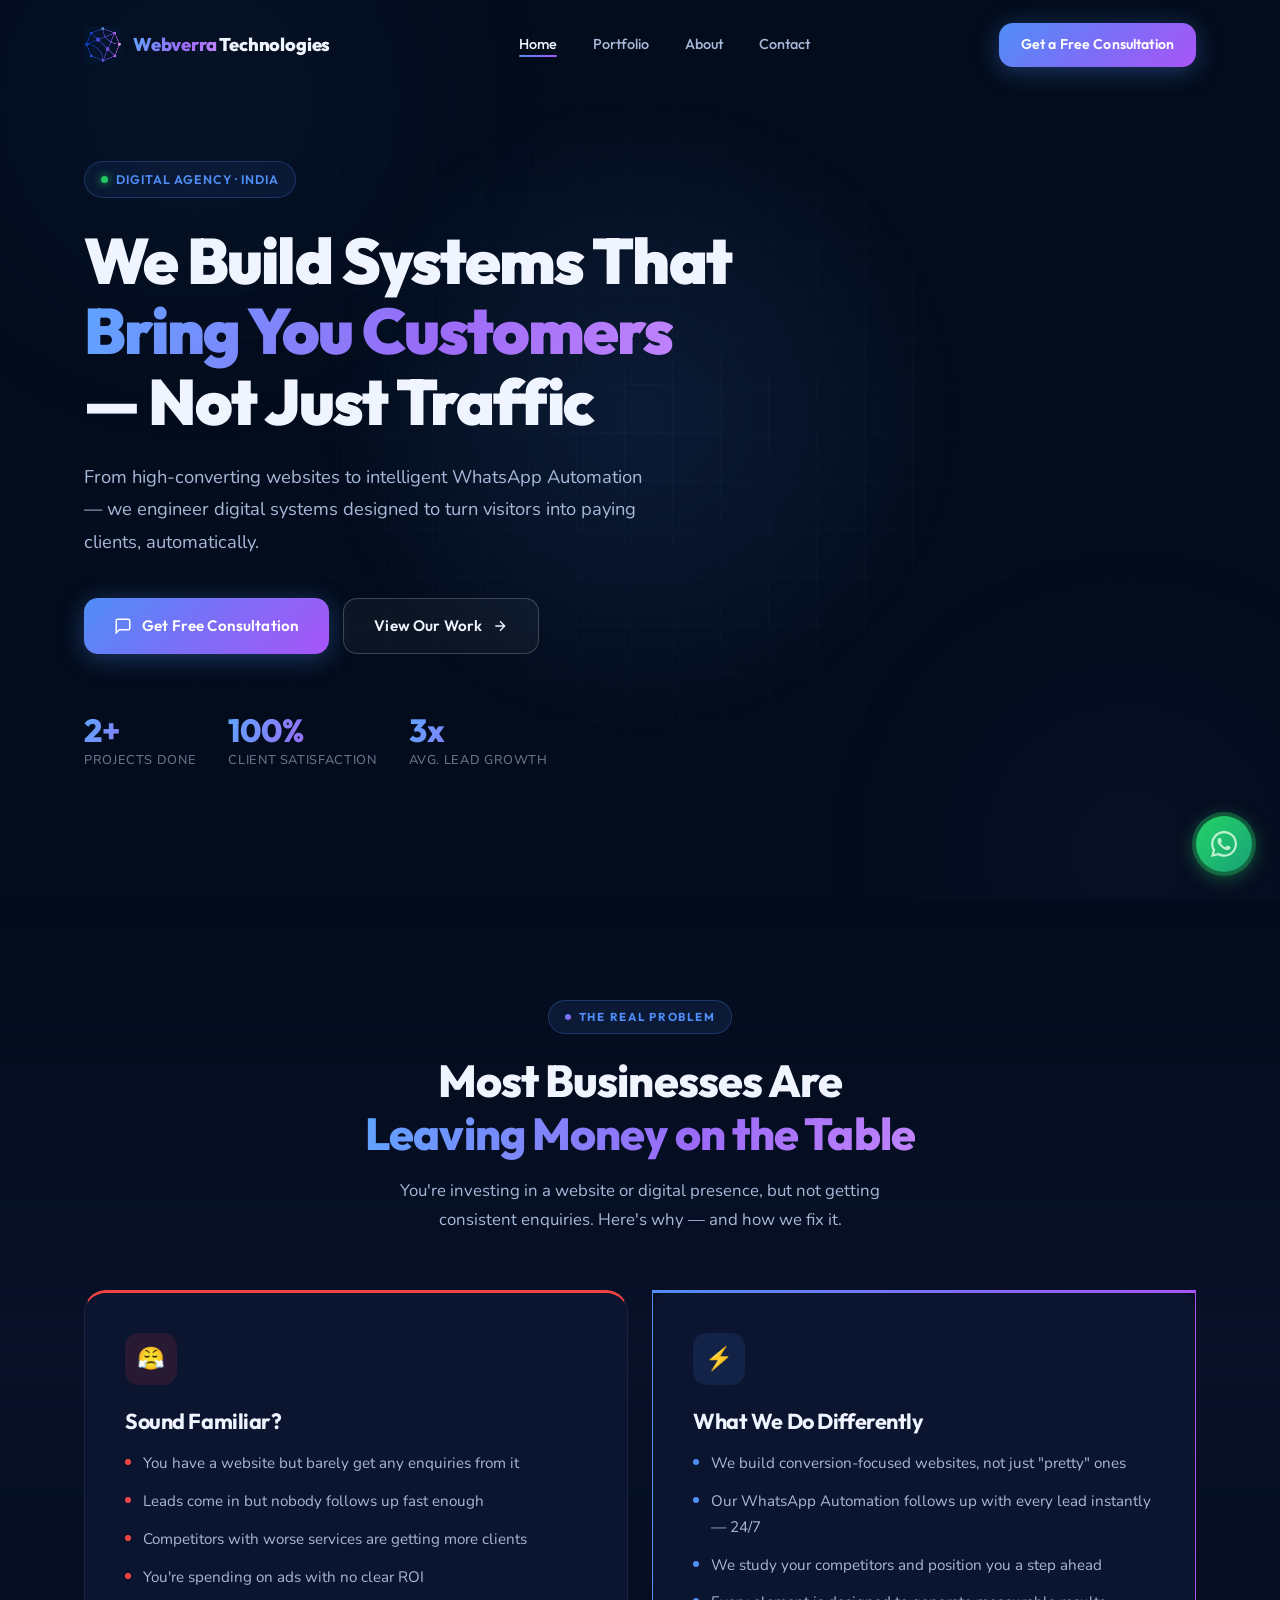
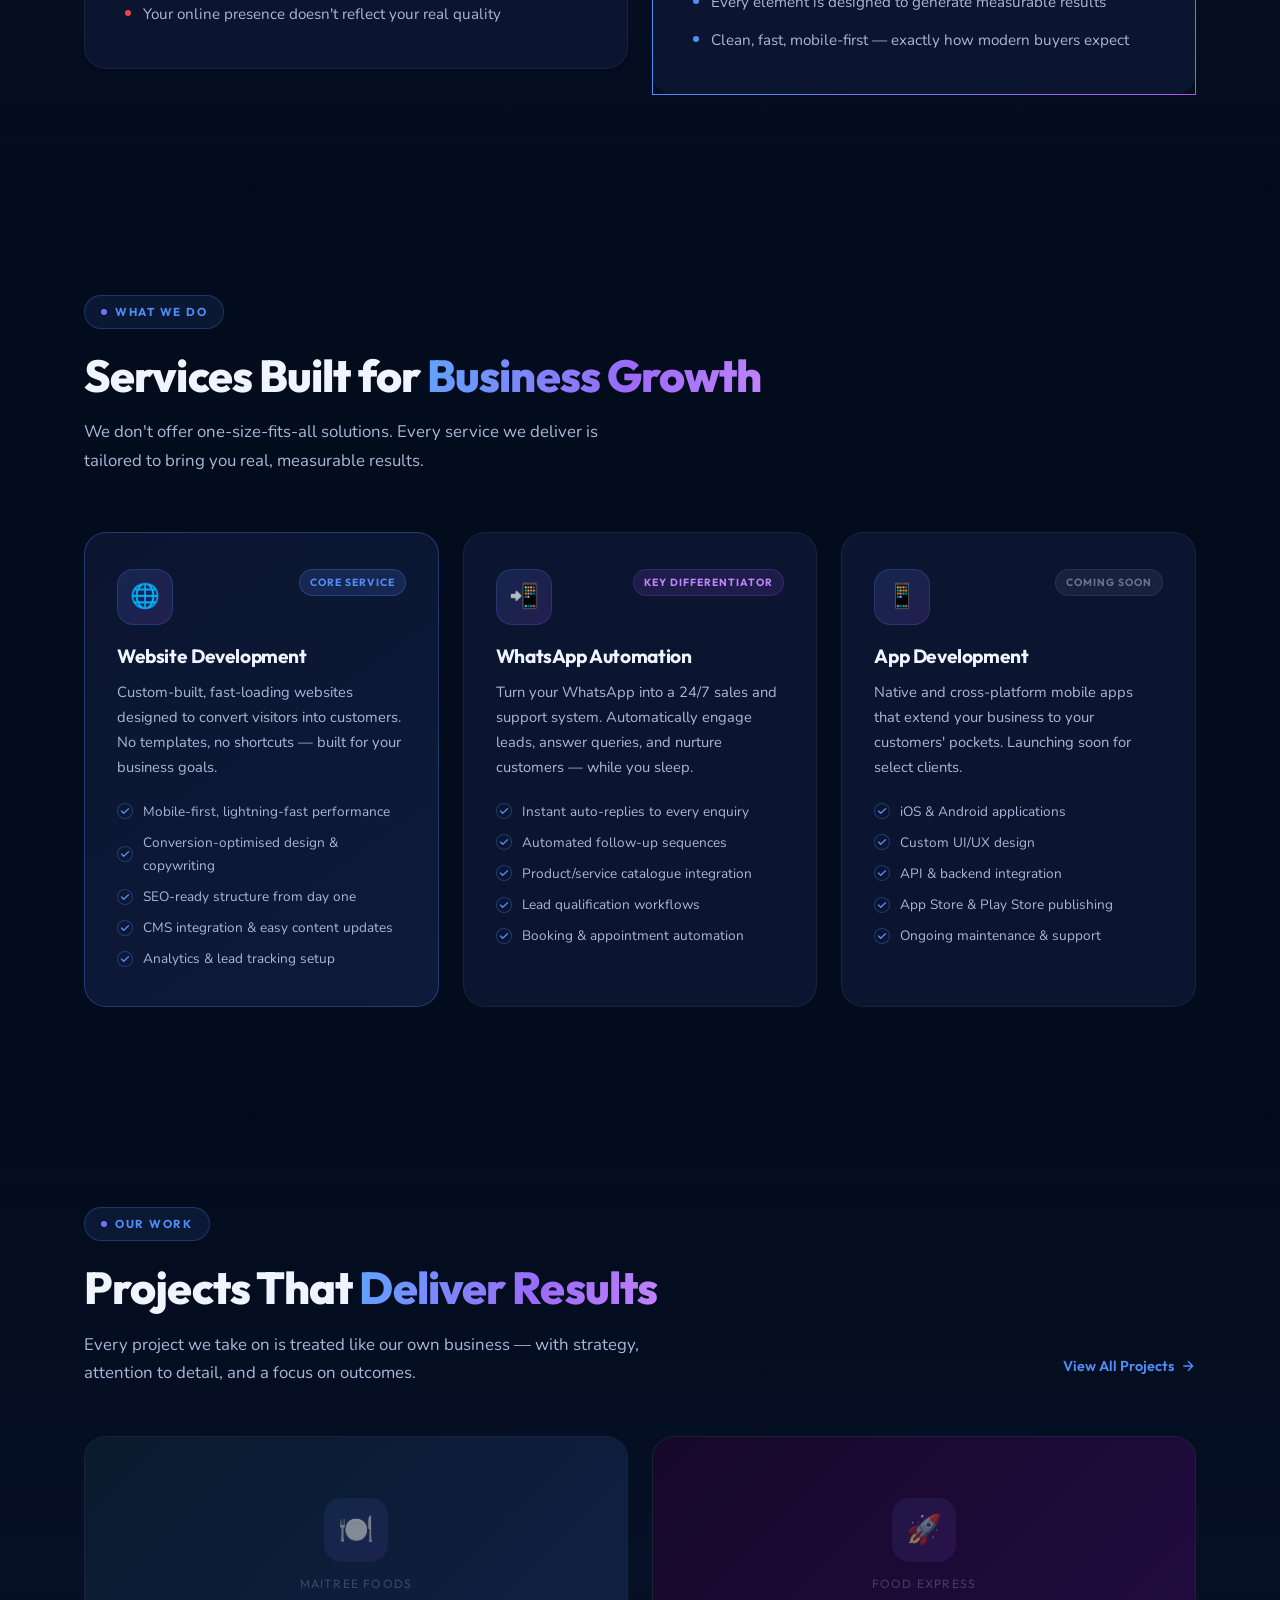
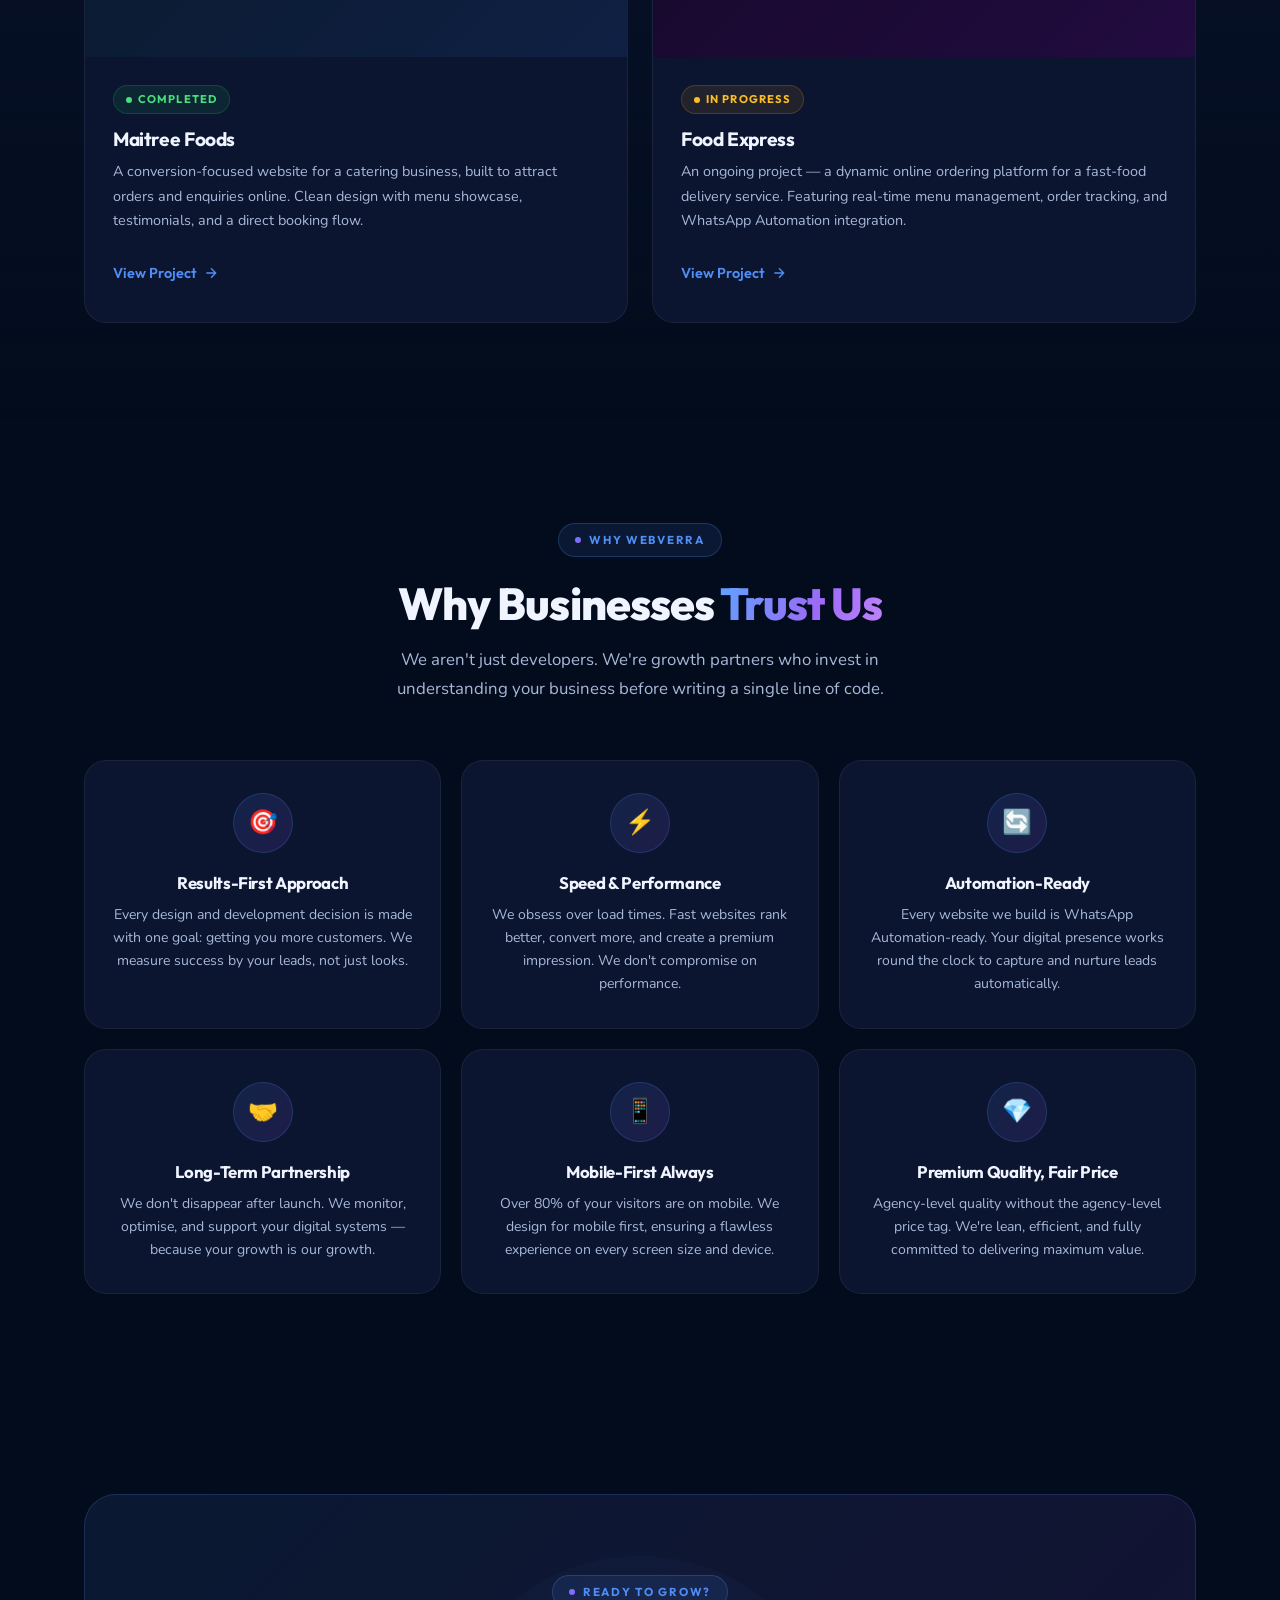
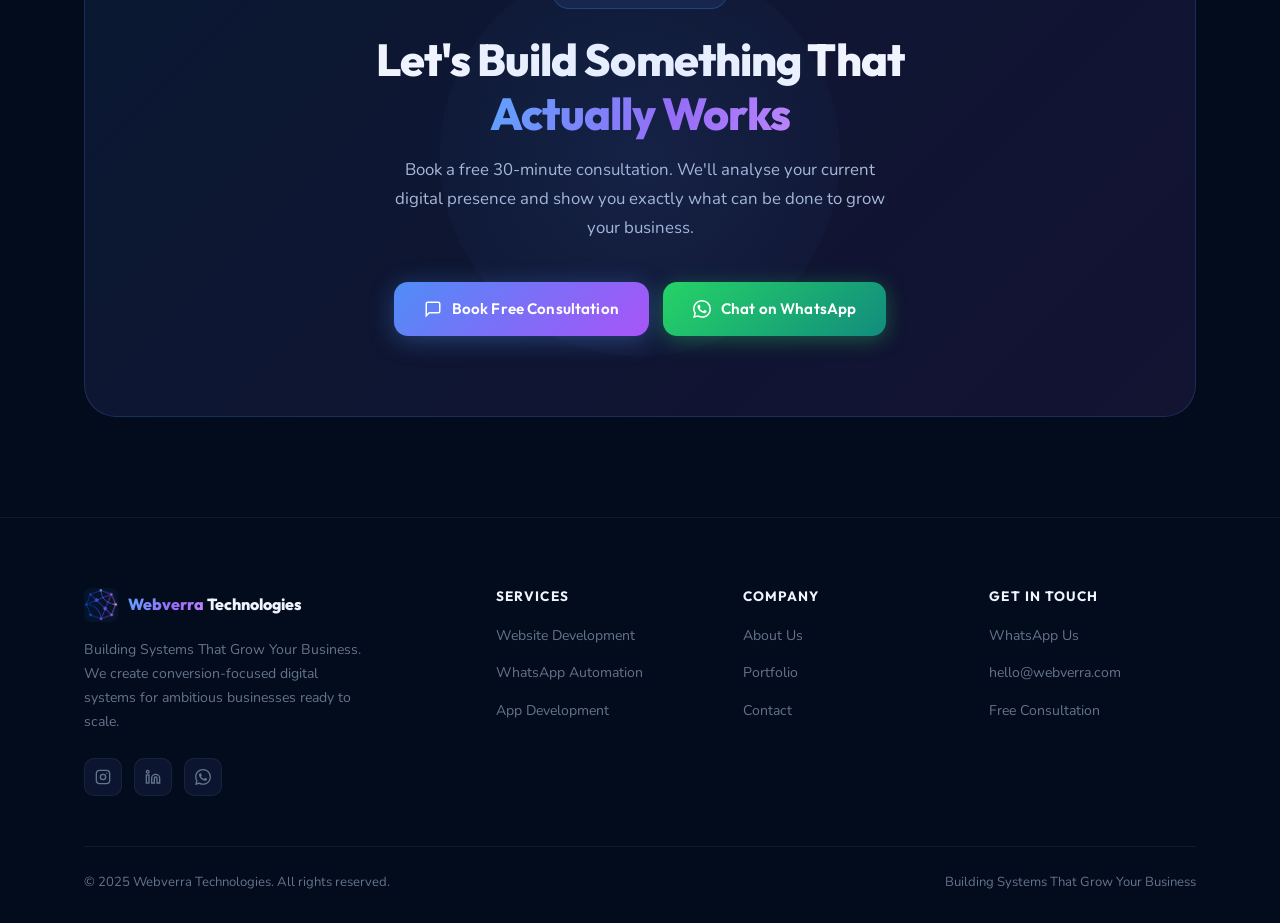
<file: index.html>
<!DOCTYPE html>
<html lang="en">
<head>
  <meta charset="UTF-8" />
  <meta name="viewport" content="width=device-width, initial-scale=1.0" />
  <title>Webverra Technologies — Building Systems That Grow Your Business</title>
  <meta name="description" content="Webverra Technologies builds high-converting websites, WhatsApp Automation systems, and apps that grow your business." />
  <link rel="icon" href="favicon-32x32.png" type="image/jpeg" />
  <link rel="stylesheet" href="styles.css" />
</head>
<body>

<!-- Background Mesh -->
<div class="mesh-bg" aria-hidden="true"></div>

<!-- ═══════════════ NAVBAR ═══════════════ -->
<header>
  <nav class="navbar" id="navbar" role="navigation" aria-label="Main navigation">
    <div class="container">
      <div class="nav-inner">
        <a href="index.html" class="nav-logo" aria-label="Webverra Technologies Home">
          <img src="logo.jpeg" alt="Webverra Technologies Logo" width="38" height="38" />
          <span class="nav-logo-text"><span>Webverra</span> Technologies</span>
        </a>

        <ul class="nav-links" role="list">
          <li><a href="index.html" class="active">Home</a></li>
          <li><a href="portfolio.html">Portfolio</a></li>
          <li><a href="about.html">About</a></li>
          <li><a href="contact.html">Contact</a></li>
        </ul>

        <a href="contact.html" class="btn btn-primary nav-cta" style="padding:10px 22px;font-size:0.88rem;">
          Get a Free Consultation
        </a>

        <button class="nav-toggle" id="navToggle" aria-label="Toggle menu" aria-expanded="false">
          <span></span><span></span><span></span>
        </button>
      </div>
    </div>
  </nav>

  <!-- Mobile Nav -->
  <div class="nav-mobile" id="mobileNav" aria-hidden="true">
    <a href="index.html">Home</a>
    <a href="portfolio.html">Portfolio</a>
    <a href="about.html">About</a>
    <a href="contact.html">Contact</a>
    <a href="contact.html" class="btn btn-primary">Get a Free Consultation</a>
  </div>
</header>

<!-- ═══════════════ PAGE CONTENT ═══════════════ -->
<main class="page-content">

  <!-- ── HERO ───────────────────────────────── -->
  <section class="hero" id="home">
    <div class="hero-grid-bg" aria-hidden="true"></div>
    <div class="hero-glow" aria-hidden="true"></div>

    <div class="container">
      <div class="hero-content">
        <div class="hero-badge">
          <span class="dot"></span>
          Digital Agency · India
        </div>

        <h1>
          We Build Systems That<br />
          <span class="grad-text">Bring You Customers</span><br />
          — Not Just Traffic
        </h1>

        <p class="hero-sub">
          From high-converting websites to intelligent WhatsApp Automation — 
          we engineer digital systems designed to turn visitors into paying clients, automatically.
        </p>

        <div class="hero-actions">
          <a href="contact.html" class="btn btn-primary">
            <svg width="18" height="18" viewBox="0 0 24 24" fill="none" stroke="currentColor" stroke-width="2" aria-hidden="true"><path d="M21 15a2 2 0 0 1-2 2H7l-4 4V5a2 2 0 0 1 2-2h14a2 2 0 0 1 2 2z"/></svg>
            Get Free Consultation
          </a>
          <a href="portfolio.html" class="btn btn-outline">
            View Our Work
            <svg width="16" height="16" viewBox="0 0 24 24" fill="none" stroke="currentColor" stroke-width="2" aria-hidden="true"><path d="M5 12h14M12 5l7 7-7 7"/></svg>
          </a>
        </div>

        <div class="hero-stats">
          <div class="stat-item">
            <div class="stat-num" data-target="2" data-suffix="+">2+</div>
            <div class="stat-label">Projects Done</div>
          </div>
          <div class="stat-item">
            <div class="stat-num" data-target="100" data-suffix="%">100%</div>
            <div class="stat-label">Client Satisfaction</div>
          </div>
          <div class="stat-item">
            <div class="stat-num" data-target="3" data-suffix="x">3x</div>
            <div class="stat-label">Avg. Lead Growth</div>
          </div>
        </div>
      </div>
    </div>
  </section>

  <!-- ── PROBLEM → SOLUTION ─────────────────── -->
  <section class="problem-solution" id="why">
    <div class="container">
      <div style="text-align:center; margin-bottom:56px;" class="reveal">
        <span class="section-tag">The Real Problem</span>
        <h2 class="section-title">Most Businesses Are<br /><span class="grad-text">Leaving Money on the Table</span></h2>
        <p class="section-sub" style="margin:0 auto;">
          You're investing in a website or digital presence, but not getting consistent enquiries.
          Here's why — and how we fix it.
        </p>
      </div>

      <div class="ps-grid">
        <!-- Problem -->
        <div class="ps-card problem reveal reveal-delay-1">
          <div class="ps-icon">😤</div>
          <h3>Sound Familiar?</h3>
          <ul class="ps-list">
            <li>You have a website but barely get any enquiries from it</li>
            <li>Leads come in but nobody follows up fast enough</li>
            <li>Competitors with worse services are getting more clients</li>
            <li>You're spending on ads with no clear ROI</li>
            <li>Your online presence doesn't reflect your real quality</li>
          </ul>
        </div>

        <!-- Solution -->
        <div class="ps-card solution reveal reveal-delay-2">
          <div class="ps-icon">⚡</div>
          <h3>What We Do Differently</h3>
          <ul class="ps-list">
            <li>We build conversion-focused websites, not just "pretty" ones</li>
            <li>Our WhatsApp Automation follows up with every lead instantly — 24/7</li>
            <li>We study your competitors and position you a step ahead</li>
            <li>Every element is designed to generate measurable results</li>
            <li>Clean, fast, mobile-first — exactly how modern buyers expect</li>
          </ul>
        </div>
      </div>
    </div>
  </section>

  <!-- ── SERVICES ────────────────────────────── -->
  <section class="services" id="services">
    <div class="container">
      <div class="reveal">
        <span class="section-tag">What We Do</span>
        <h2 class="section-title">Services Built for <span class="grad-text">Business Growth</span></h2>
        <p class="section-sub">
          We don't offer one-size-fits-all solutions. Every service we deliver is tailored to bring you real, measurable results.
        </p>
      </div>

      <div class="services-grid">
        <!-- Website Development -->
        <div class="service-card primary reveal reveal-delay-1">
          <div class="service-card-top">
            <div class="service-icon">🌐</div>
            <span class="badge badge-primary">Core Service</span>
          </div>
          <h3>Website Development</h3>
          <p>Custom-built, fast-loading websites designed to convert visitors into customers. No templates, no shortcuts — built for your business goals.</p>
          <ul class="service-features">
            <li>Mobile-first, lightning-fast performance</li>
            <li>Conversion-optimised design & copywriting</li>
            <li>SEO-ready structure from day one</li>
            <li>CMS integration & easy content updates</li>
            <li>Analytics & lead tracking setup</li>
          </ul>
        </div>

        <!-- WhatsApp Automation -->
        <div class="service-card reveal reveal-delay-2">
          <div class="service-card-top">
            <div class="service-icon">📲</div>
            <span class="badge badge-secondary">Key Differentiator</span>
          </div>
          <h3>WhatsApp Automation</h3>
          <p>Turn your WhatsApp into a 24/7 sales and support system. Automatically engage leads, answer queries, and nurture customers — while you sleep.</p>
          <ul class="service-features">
            <li>Instant auto-replies to every enquiry</li>
            <li>Automated follow-up sequences</li>
            <li>Product/service catalogue integration</li>
            <li>Lead qualification workflows</li>
            <li>Booking & appointment automation</li>
          </ul>
        </div>

        <!-- App Development -->
        <div class="service-card coming-soon reveal reveal-delay-3">
          <div class="service-card-top">
            <div class="service-icon">📱</div>
            <span class="badge badge-soon">Coming Soon</span>
          </div>
          <h3>App Development</h3>
          <p>Native and cross-platform mobile apps that extend your business to your customers' pockets. Launching soon for select clients.</p>
          <ul class="service-features">
            <li>iOS & Android applications</li>
            <li>Custom UI/UX design</li>
            <li>API & backend integration</li>
            <li>App Store & Play Store publishing</li>
            <li>Ongoing maintenance & support</li>
          </ul>
        </div>
      </div>
    </div>
  </section>

  <!-- ── PORTFOLIO PREVIEW ───────────────────── -->
  <section class="portfolio-section" id="portfolio">
    <div class="container">
      <div style="display:flex;align-items:flex-end;justify-content:space-between;flex-wrap:wrap;gap:20px;margin-bottom:48px;" class="reveal">
        <div>
          <span class="section-tag">Our Work</span>
          <h2 class="section-title">Projects That <span class="grad-text">Deliver Results</span></h2>
          <p class="section-sub" style="margin-bottom:0;">
            Every project we take on is treated like our own business — with strategy, attention to detail, and a focus on outcomes.
          </p>
        </div>
        <a href="portfolio.html" class="btn-ghost">
          View All Projects
          <svg width="16" height="16" viewBox="0 0 24 24" fill="none" stroke="currentColor" stroke-width="2" aria-hidden="true"><path d="M5 12h14M12 5l7 7-7 7"/></svg>
        </a>
      </div>

      <div class="portfolio-grid">
        <!-- Maitree Foods -->
        <div class="portfolio-card reveal reveal-delay-1">
          <div class="portfolio-img portfolio-img-bg-1">
            <div class="portfolio-img-placeholder">
              <div class="portfolio-img-icon">🍽️</div>
              <span>Maitree Foods</span>
            </div>
          </div>
          <div class="portfolio-body">
            <span class="portfolio-status status-completed">Completed</span>
            <h3>Maitree Foods</h3>
            <p>A conversion-focused website for a catering business, built to attract orders and enquiries online. Clean design with menu showcase, testimonials, and a direct booking flow.</p>
            <a href="portfolio.html" class="btn-ghost">
              View Project
              <svg width="16" height="16" viewBox="0 0 24 24" fill="none" stroke="currentColor" stroke-width="2" aria-hidden="true"><path d="M5 12h14M12 5l7 7-7 7"/></svg>
            </a>
          </div>
        </div>

        <!-- Food Express -->
        <div class="portfolio-card reveal reveal-delay-2">
          <div class="portfolio-img portfolio-img-bg-2">
            <div class="portfolio-img-placeholder">
              <div class="portfolio-img-icon">🚀</div>
              <span>Food Express</span>
            </div>
          </div>
          <div class="portfolio-body">
            <span class="portfolio-status status-progress">In Progress</span>
            <h3>Food Express</h3>
            <p>An ongoing project — a dynamic online ordering platform for a fast-food delivery service. Featuring real-time menu management, order tracking, and WhatsApp Automation integration.</p>
            <a href="portfolio.html" class="btn-ghost">
              View Project
              <svg width="16" height="16" viewBox="0 0 24 24" fill="none" stroke="currentColor" stroke-width="2" aria-hidden="true"><path d="M5 12h14M12 5l7 7-7 7"/></svg>
            </a>
          </div>
        </div>
      </div>
    </div>
  </section>

  <!-- ── WHY CHOOSE US ───────────────────────── -->
  <section class="why-us" id="why-us">
    <div class="container">
      <div style="text-align:center;" class="reveal">
        <span class="section-tag">Why Webverra</span>
        <h2 class="section-title">Why Businesses <span class="grad-text">Trust Us</span></h2>
        <p class="section-sub" style="margin:0 auto 56px;">
          We aren't just developers. We're growth partners who invest in understanding your business before writing a single line of code.
        </p>
      </div>

      <div class="why-grid">
        <div class="why-card reveal reveal-delay-1">
          <div class="why-icon">🎯</div>
          <h3>Results-First Approach</h3>
          <p>Every design and development decision is made with one goal: getting you more customers. We measure success by your leads, not just looks.</p>
        </div>
        <div class="why-card reveal reveal-delay-2">
          <div class="why-icon">⚡</div>
          <h3>Speed & Performance</h3>
          <p>We obsess over load times. Fast websites rank better, convert more, and create a premium impression. We don't compromise on performance.</p>
        </div>
        <div class="why-card reveal reveal-delay-3">
          <div class="why-icon">🔄</div>
          <h3>Automation-Ready</h3>
          <p>Every website we build is WhatsApp Automation-ready. Your digital presence works round the clock to capture and nurture leads automatically.</p>
        </div>
        <div class="why-card reveal reveal-delay-1">
          <div class="why-icon">🤝</div>
          <h3>Long-Term Partnership</h3>
          <p>We don't disappear after launch. We monitor, optimise, and support your digital systems — because your growth is our growth.</p>
        </div>
        <div class="why-card reveal reveal-delay-2">
          <div class="why-icon">📱</div>
          <h3>Mobile-First Always</h3>
          <p>Over 80% of your visitors are on mobile. We design for mobile first, ensuring a flawless experience on every screen size and device.</p>
        </div>
        <div class="why-card reveal reveal-delay-3">
          <div class="why-icon">💎</div>
          <h3>Premium Quality, Fair Price</h3>
          <p>Agency-level quality without the agency-level price tag. We're lean, efficient, and fully committed to delivering maximum value.</p>
        </div>
      </div>
    </div>
  </section>

  <!-- ── FINAL CTA ───────────────────────────── -->
  <section class="final-cta" id="cta">
    <div class="container">
      <div class="cta-box reveal">
        <span class="section-tag" style="margin:0 auto 24px;">Ready to Grow?</span>
        <h2>Let's Build Something That<br /><span class="grad-text">Actually Works</span></h2>
        <p>Book a free 30-minute consultation. We'll analyse your current digital presence and show you exactly what can be done to grow your business.</p>
        <div class="cta-actions">
          <a href="contact.html" class="btn btn-primary">
            <svg width="18" height="18" viewBox="0 0 24 24" fill="none" stroke="currentColor" stroke-width="2" aria-hidden="true"><path d="M21 15a2 2 0 0 1-2 2H7l-4 4V5a2 2 0 0 1 2-2h14a2 2 0 0 1 2 2z"/></svg>
            Book Free Consultation
          </a>
          <a href="https://wa.me/917000000000?text=Hi! I'd like to discuss a project with Webverra Technologies." class="btn btn-wa" target="_blank" rel="noopener noreferrer">
            <svg viewBox="0 0 24 24" width="18" height="18" fill="currentColor" aria-hidden="true"><path d="M17.472 14.382c-.297-.149-1.758-.867-2.03-.967-.273-.099-.471-.148-.67.15-.197.297-.767.966-.94 1.164-.173.199-.347.223-.644.075-.297-.15-1.255-.463-2.39-1.475-.883-.788-1.48-1.761-1.653-2.059-.173-.297-.018-.458.13-.606.134-.133.298-.347.446-.52.149-.174.198-.298.298-.497.099-.198.05-.371-.025-.52-.075-.149-.669-1.612-.916-2.207-.242-.579-.487-.5-.669-.51-.173-.008-.371-.01-.57-.01-.198 0-.52.074-.792.372-.272.297-1.04 1.016-1.04 2.479 0 1.462 1.065 2.875 1.213 3.074.149.198 2.096 3.2 5.077 4.487.709.306 1.262.489 1.694.625.712.227 1.36.195 1.871.118.571-.085 1.758-.719 2.006-1.413.248-.694.248-1.289.173-1.413-.074-.124-.272-.198-.57-.347m-5.421 7.403h-.004a9.87 9.87 0 01-5.031-1.378l-.361-.214-3.741.982.998-3.648-.235-.374a9.86 9.86 0 01-1.51-5.26c.001-5.45 4.436-9.884 9.888-9.884 2.64 0 5.122 1.03 6.988 2.898a9.825 9.825 0 012.893 6.994c-.003 5.45-4.437 9.884-9.885 9.884m8.413-18.297A11.815 11.815 0 0012.05 0C5.495 0 .16 5.335.157 11.892c0 2.096.547 4.142 1.588 5.945L.057 24l6.305-1.654a11.882 11.882 0 005.683 1.448h.005c6.554 0 11.89-5.335 11.893-11.893a11.821 11.821 0 00-3.48-8.413z"/></svg>
            Chat on WhatsApp
          </a>
        </div>
      </div>
    </div>
  </section>

</main>

<!-- ═══════════════ FOOTER ═══════════════ -->
<footer class="footer">
  <div class="container">
    <div class="footer-grid">
      <div class="footer-brand">
        <div class="footer-logo">
          <img src="logo.jpeg" alt="Webverra Technologies" width="34" height="34" />
          <span class="footer-logo-name"><span>Webverra</span> Technologies</span>
        </div>
        <p>Building Systems That Grow Your Business. We create conversion-focused digital systems for ambitious businesses ready to scale.</p>
        <div class="footer-socials">
          <a href="#" class="social-btn" aria-label="Instagram">
            <svg width="16" height="16" viewBox="0 0 24 24" fill="none" stroke="currentColor" stroke-width="2"><rect x="2" y="2" width="20" height="20" rx="5" ry="5"/><circle cx="12" cy="12" r="4"/><circle cx="17.5" cy="6.5" r="1" fill="currentColor" stroke="none"/></svg>
          </a>
          <a href="#" class="social-btn" aria-label="LinkedIn">
            <svg width="16" height="16" viewBox="0 0 24 24" fill="none" stroke="currentColor" stroke-width="2"><path d="M16 8a6 6 0 0 1 6 6v7h-4v-7a2 2 0 0 0-2-2 2 2 0 0 0-2 2v7h-4v-7a6 6 0 0 1 6-6z"/><rect x="2" y="9" width="4" height="12"/><circle cx="4" cy="4" r="2"/></svg>
          </a>
          <a href="https://wa.me/917000000000" class="social-btn" aria-label="WhatsApp" target="_blank" rel="noopener">
            <svg width="16" height="16" viewBox="0 0 24 24" fill="currentColor"><path d="M17.472 14.382c-.297-.149-1.758-.867-2.03-.967-.273-.099-.471-.148-.67.15-.197.297-.767.966-.94 1.164-.173.199-.347.223-.644.075-.297-.15-1.255-.463-2.39-1.475-.883-.788-1.48-1.761-1.653-2.059-.173-.297-.018-.458.13-.606.134-.133.298-.347.446-.52.149-.174.198-.298.298-.497.099-.198.05-.371-.025-.52-.075-.149-.669-1.612-.916-2.207-.242-.579-.487-.5-.669-.51-.173-.008-.371-.01-.57-.01-.198 0-.52.074-.792.372-.272.297-1.04 1.016-1.04 2.479 0 1.462 1.065 2.875 1.213 3.074.149.198 2.096 3.2 5.077 4.487.709.306 1.262.489 1.694.625.712.227 1.36.195 1.871.118.571-.085 1.758-.719 2.006-1.413.248-.694.248-1.289.173-1.413-.074-.124-.272-.198-.57-.347m-5.421 7.403h-.004a9.87 9.87 0 01-5.031-1.378l-.361-.214-3.741.982.998-3.648-.235-.374a9.86 9.86 0 01-1.51-5.26c.001-5.45 4.436-9.884 9.888-9.884 2.64 0 5.122 1.03 6.988 2.898a9.825 9.825 0 012.893 6.994c-.003 5.45-4.437 9.884-9.885 9.884m8.413-18.297A11.815 11.815 0 0012.05 0C5.495 0 .16 5.335.157 11.892c0 2.096.547 4.142 1.588 5.945L.057 24l6.305-1.654a11.882 11.882 0 005.683 1.448h.005c6.554 0 11.89-5.335 11.893-11.893a11.821 11.821 0 00-3.48-8.413z"/></svg>
          </a>
        </div>
      </div>

      <div class="footer-col">
        <h4>Services</h4>
        <ul class="footer-links">
          <li><a href="index.html#services">Website Development</a></li>
          <li><a href="index.html#services">WhatsApp Automation</a></li>
          <li><a href="index.html#services">App Development</a></li>
        </ul>
      </div>

      <div class="footer-col">
        <h4>Company</h4>
        <ul class="footer-links">
          <li><a href="about.html">About Us</a></li>
          <li><a href="portfolio.html">Portfolio</a></li>
          <li><a href="contact.html">Contact</a></li>
        </ul>
      </div>

      <div class="footer-col">
        <h4>Get in Touch</h4>
        <ul class="footer-links">
          <li><a href="https://wa.me/917000000000" target="_blank" rel="noopener">WhatsApp Us</a></li>
          <li><a href="mailto:hello@webverra.com">hello@webverra.com</a></li>
          <li><a href="contact.html">Free Consultation</a></li>
        </ul>
      </div>
    </div>

    <div class="footer-bottom">
      <p>© 2025 Webverra Technologies. All rights reserved.</p>
      <p>Building Systems That Grow Your Business</p>
    </div>
  </div>
</footer>

<!-- Floating WhatsApp Button -->
<a href="https://wa.me/917000000000?text=Hi! I found you online and would like to discuss a project." 
   class="wa-float" 
   target="_blank" 
   rel="noopener noreferrer"
   aria-label="Chat with us on WhatsApp">
  <span class="wa-pulse" aria-hidden="true"></span>
  <svg viewBox="0 0 24 24" aria-hidden="true"><path d="M17.472 14.382c-.297-.149-1.758-.867-2.03-.967-.273-.099-.471-.148-.67.15-.197.297-.767.966-.94 1.164-.173.199-.347.223-.644.075-.297-.15-1.255-.463-2.39-1.475-.883-.788-1.48-1.761-1.653-2.059-.173-.297-.018-.458.13-.606.134-.133.298-.347.446-.52.149-.174.198-.298.298-.497.099-.198.05-.371-.025-.52-.075-.149-.669-1.612-.916-2.207-.242-.579-.487-.5-.669-.51-.173-.008-.371-.01-.57-.01-.198 0-.52.074-.792.372-.272.297-1.04 1.016-1.04 2.479 0 1.462 1.065 2.875 1.213 3.074.149.198 2.096 3.2 5.077 4.487.709.306 1.262.489 1.694.625.712.227 1.36.195 1.871.118.571-.085 1.758-.719 2.006-1.413.248-.694.248-1.289.173-1.413-.074-.124-.272-.198-.57-.347m-5.421 7.403h-.004a9.87 9.87 0 01-5.031-1.378l-.361-.214-3.741.982.998-3.648-.235-.374a9.86 9.86 0 01-1.51-5.26c.001-5.45 4.436-9.884 9.888-9.884 2.64 0 5.122 1.03 6.988 2.898a9.825 9.825 0 012.893 6.994c-.003 5.45-4.437 9.884-9.885 9.884m8.413-18.297A11.815 11.815 0 0012.05 0C5.495 0 .16 5.335.157 11.892c0 2.096.547 4.142 1.588 5.945L.057 24l6.305-1.654a11.882 11.882 0 005.683 1.448h.005c6.554 0 11.89-5.335 11.893-11.893a11.821 11.821 0 00-3.48-8.413z"/></svg>
  <span class="wa-tooltip">Chat with us!</span>
</a>

<script src="script.js" defer></script>
</body>
</html>
</file>
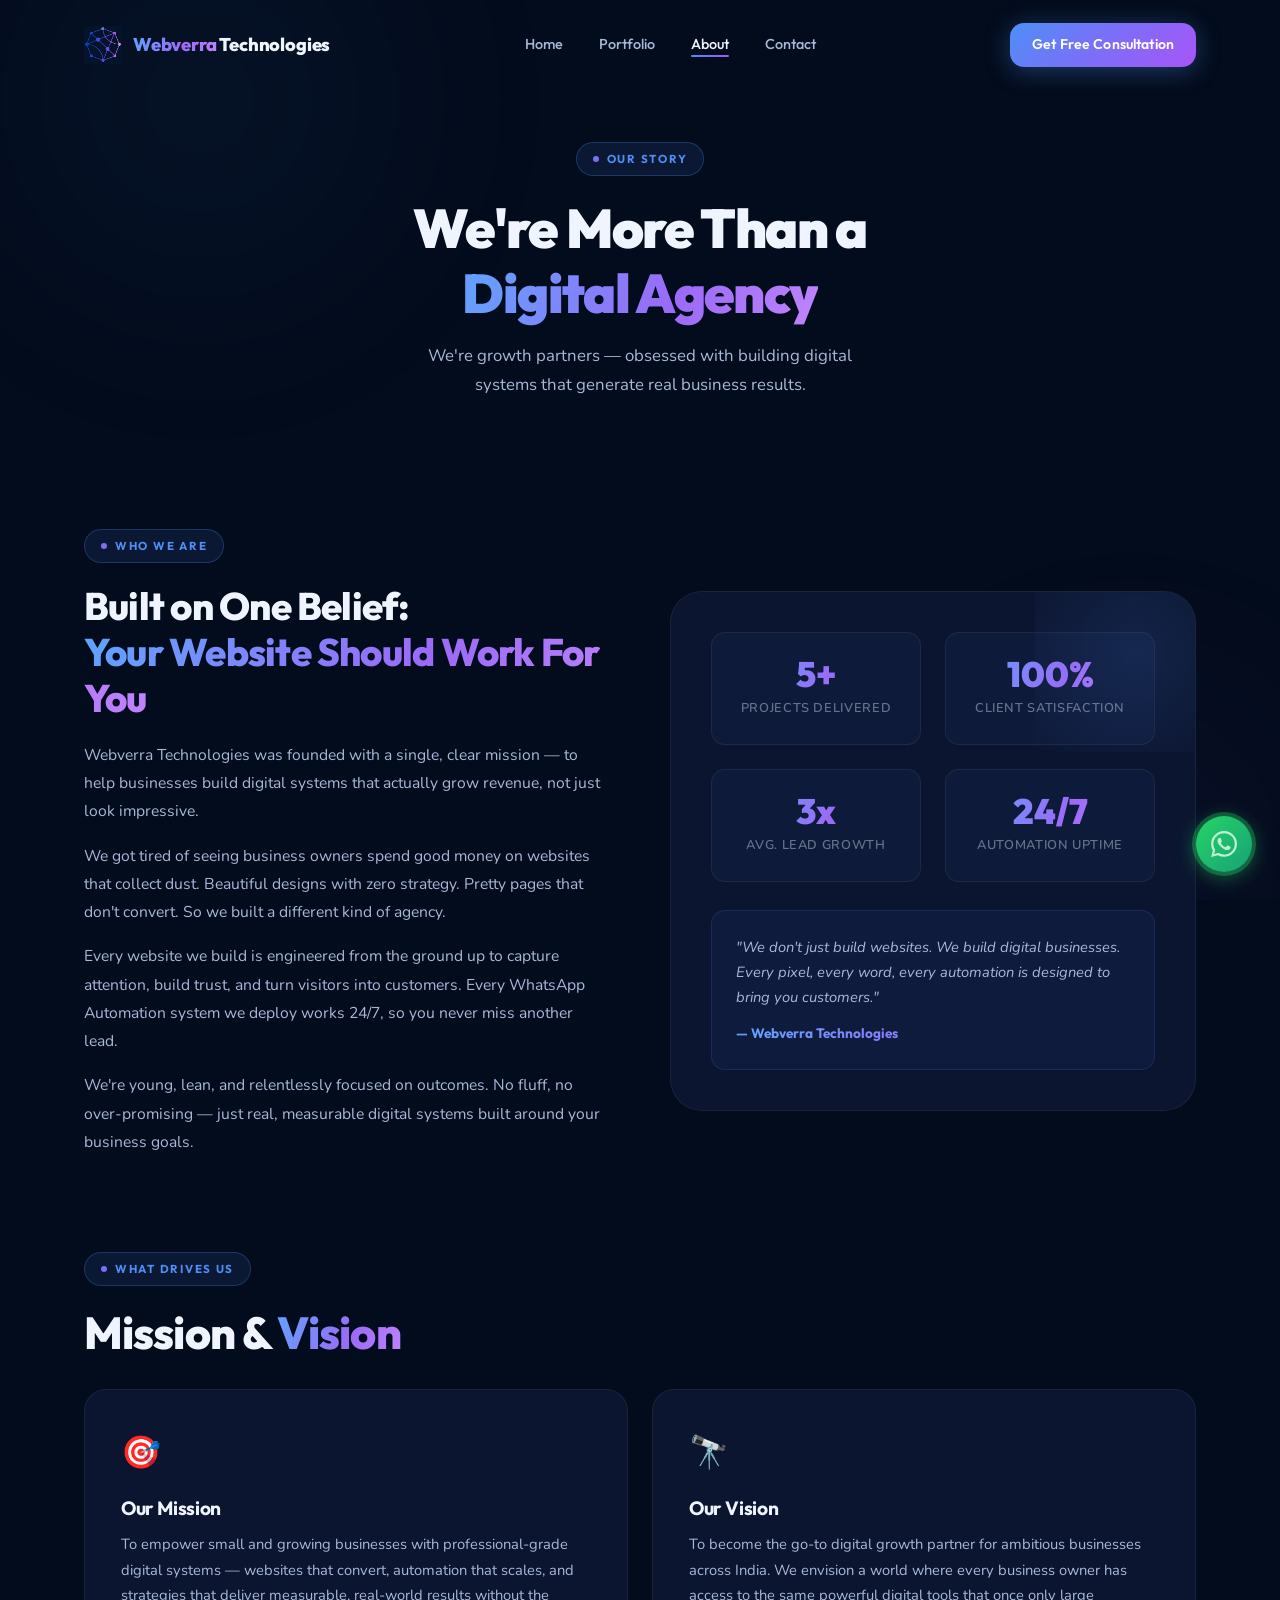
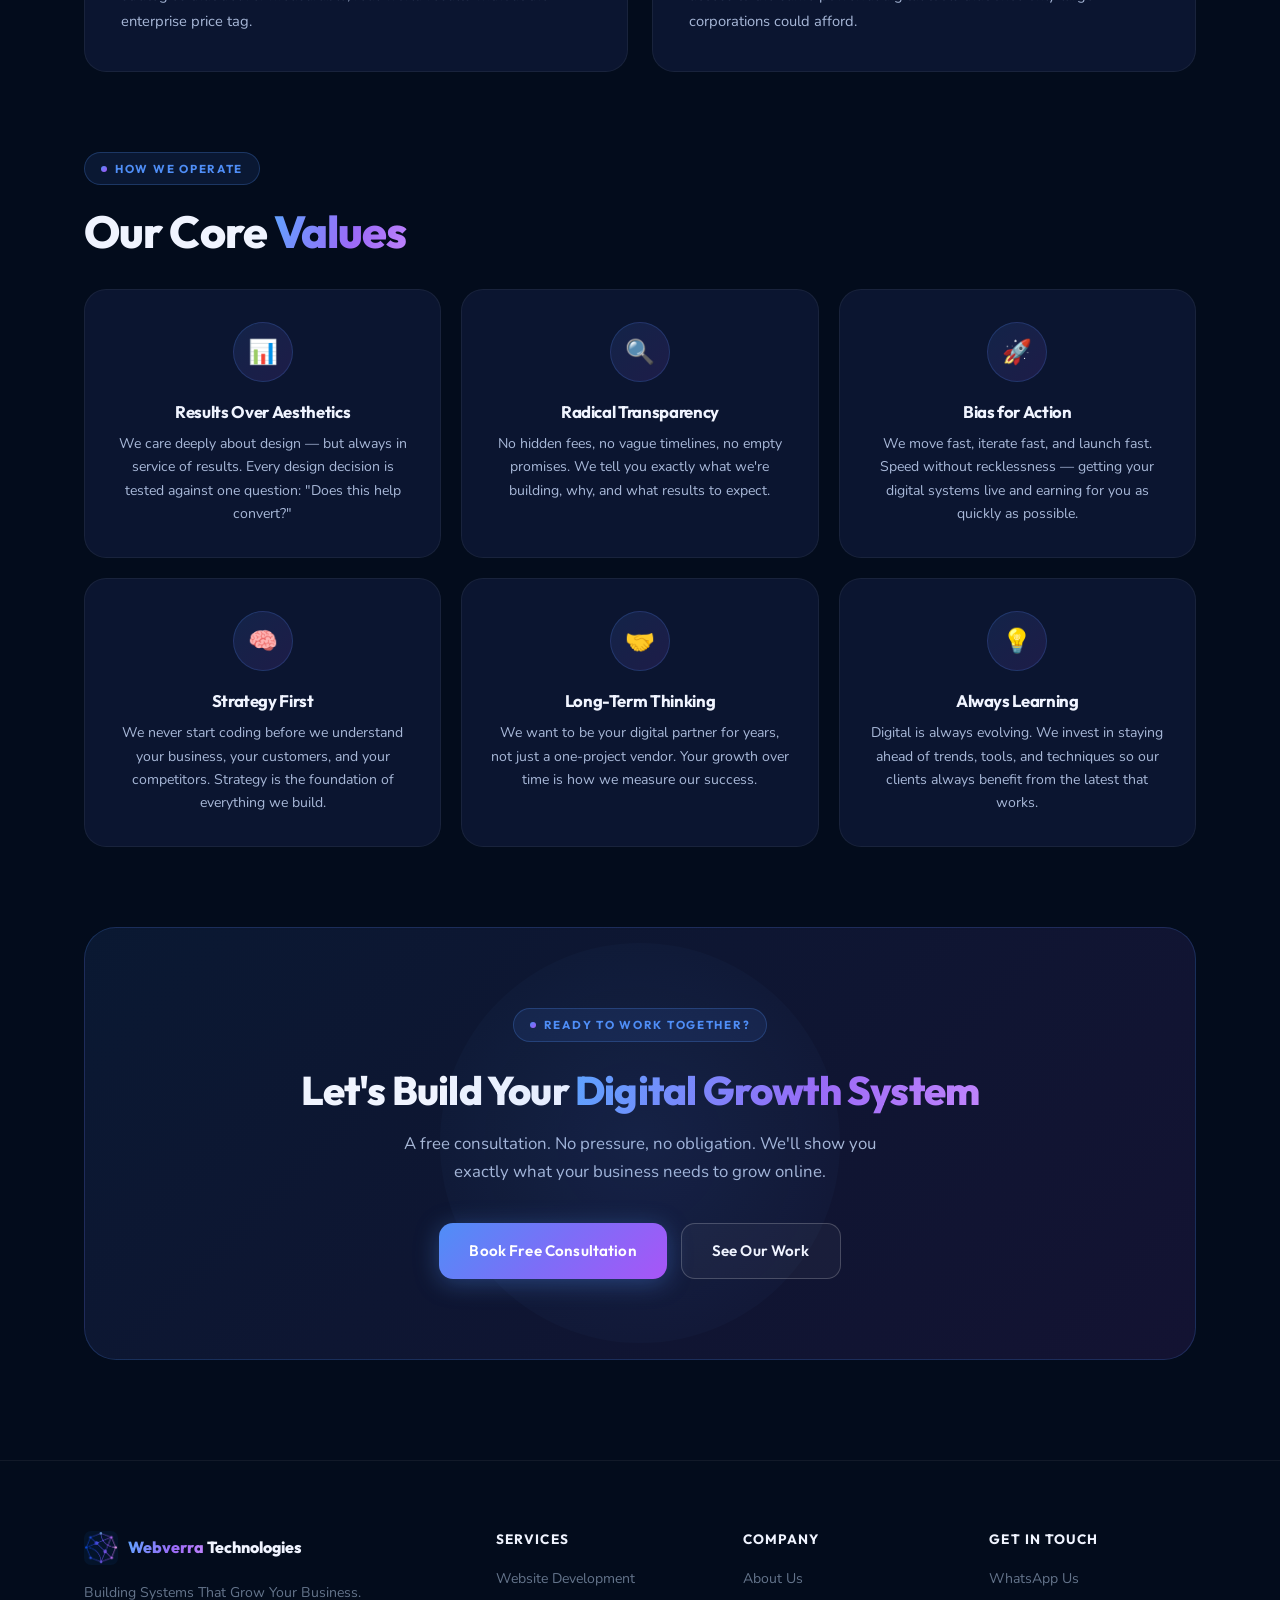
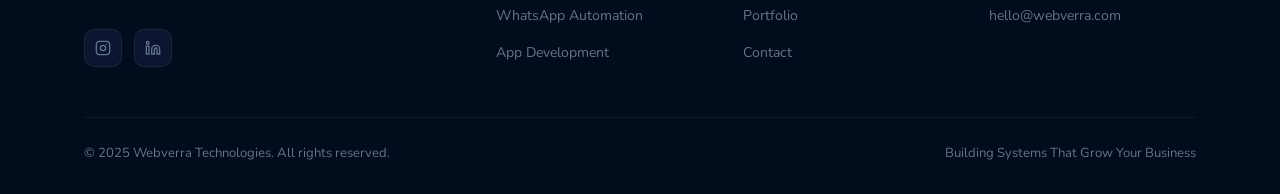
<file: about.html>
<!DOCTYPE html>
<html lang="en">
<head>
  <meta charset="UTF-8" />
  <meta name="viewport" content="width=device-width, initial-scale=1.0" />
  <title>About Us — Webverra Technologies</title>
  <meta name="description" content="Learn about Webverra Technologies — who we are, our mission, and why businesses trust us to build their digital systems." />
  <link rel="icon" href="logo.jpeg" type="image/jpeg" />
  <link rel="stylesheet" href="styles.css" />
</head>
<body>

<div class="mesh-bg" aria-hidden="true"></div>

<!-- NAVBAR -->
<header>
  <nav class="navbar scrolled" id="navbar" role="navigation" aria-label="Main navigation">
    <div class="container">
      <div class="nav-inner">
        <a href="index.html" class="nav-logo">
          <img src="logo.jpeg" alt="Webverra Technologies Logo" width="38" height="38" />
          <span class="nav-logo-text"><span>Webverra</span> Technologies</span>
        </a>
        <ul class="nav-links" role="list">
          <li><a href="index.html">Home</a></li>
          <li><a href="portfolio.html">Portfolio</a></li>
          <li><a href="about.html" class="active">About</a></li>
          <li><a href="contact.html">Contact</a></li>
        </ul>
        <a href="contact.html" class="btn btn-primary nav-cta" style="padding:10px 22px;font-size:0.88rem;">Get Free Consultation</a>
        <button class="nav-toggle" id="navToggle" aria-label="Toggle menu" aria-expanded="false">
          <span></span><span></span><span></span>
        </button>
      </div>
    </div>
  </nav>
  <div class="nav-mobile" id="mobileNav">
    <a href="index.html">Home</a>
    <a href="portfolio.html">Portfolio</a>
    <a href="about.html">About</a>
    <a href="contact.html">Contact</a>
    <a href="contact.html" class="btn btn-primary">Get a Free Consultation</a>
  </div>
</header>

<main class="page-content">

  <!-- Page Header -->
  <div class="page-header">
    <span class="section-tag" style="margin:0 auto 20px;">Our Story</span>
    <h1>We're More Than a<br /><span class="grad-text">Digital Agency</span></h1>
    <p>We're growth partners — obsessed with building digital systems that generate real business results.</p>
  </div>

  <!-- About Content -->
  <section class="about-intro">
    <div class="container">

      <!-- Brand Story -->
      <div class="about-grid">
        <div class="about-text reveal reveal-left">
          <span class="section-tag">Who We Are</span>
          <h2>Built on One Belief:<br /><span class="grad-text">Your Website Should Work For You</span></h2>
          <p>Webverra Technologies was founded with a single, clear mission — to help businesses build digital systems that actually grow revenue, not just look impressive.</p>
          <p>We got tired of seeing business owners spend good money on websites that collect dust. Beautiful designs with zero strategy. Pretty pages that don't convert. So we built a different kind of agency.</p>
          <p>Every website we build is engineered from the ground up to capture attention, build trust, and turn visitors into customers. Every WhatsApp Automation system we deploy works 24/7, so you never miss another lead.</p>
          <p>We're young, lean, and relentlessly focused on outcomes. No fluff, no over-promising — just real, measurable digital systems built around your business goals.</p>
        </div>

        <div class="about-visual reveal reveal-delay-2">
          <div class="about-numbers">
            <div class="about-num-item">
              <div class="num" data-target="5" data-suffix="+">5+</div>
              <div class="label">Projects Delivered</div>
            </div>
            <div class="about-num-item">
              <div class="num" data-target="100" data-suffix="%">100%</div>
              <div class="label">Client Satisfaction</div>
            </div>
            <div class="about-num-item">
              <div class="num" data-target="3" data-suffix="x">3x</div>
              <div class="label">Avg. Lead Growth</div>
            </div>
            <div class="about-num-item">
              <div class="num" data-target="24" data-suffix="/7">24/7</div>
              <div class="label">Automation Uptime</div>
            </div>
          </div>

          <div style="margin-top:28px;padding:24px;background:rgba(79,142,247,0.06);border:1px solid rgba(79,142,247,0.15);border-radius:14px;">
            <p style="font-size:0.92rem;color:var(--text-light);line-height:1.7;margin:0;font-style:italic;">
              "We don't just build websites. We build digital businesses. Every pixel, every word, every automation is designed to bring you customers."
            </p>
            <p style="font-family:'Outfit',sans-serif;font-weight:700;font-size:0.85rem;margin-top:12px;background:var(--grad-text);-webkit-background-clip:text;-webkit-text-fill-color:transparent;background-clip:text;">— Webverra Technologies</p>
          </div>
        </div>
      </div>

      <!-- Mission & Vision -->
      <div style="margin-bottom:30px;" class="reveal">
        <span class="section-tag">What Drives Us</span>
        <h2 class="section-title">Mission & <span class="grad-text">Vision</span></h2>
      </div>

      <div class="mission-vision">
        <div class="mv-card reveal reveal-delay-1">
          <div class="mv-icon">🎯</div>
          <h3>Our Mission</h3>
          <p>To empower small and growing businesses with professional-grade digital systems — websites that convert, automation that scales, and strategies that deliver measurable, real-world results without the enterprise price tag.</p>
        </div>
        <div class="mv-card reveal reveal-delay-2">
          <div class="mv-icon">🔭</div>
          <h3>Our Vision</h3>
          <p>To become the go-to digital growth partner for ambitious businesses across India. We envision a world where every business owner has access to the same powerful digital tools that once only large corporations could afford.</p>
        </div>
      </div>

      <!-- Values -->
      <div style="margin-bottom:30px;" class="reveal">
        <span class="section-tag">How We Operate</span>
        <h2 class="section-title">Our Core <span class="grad-text">Values</span></h2>
      </div>

      <div class="why-grid" style="margin-bottom:80px;">
        <div class="why-card reveal reveal-delay-1">
          <div class="why-icon">📊</div>
          <h3>Results Over Aesthetics</h3>
          <p>We care deeply about design — but always in service of results. Every design decision is tested against one question: "Does this help convert?"</p>
        </div>
        <div class="why-card reveal reveal-delay-2">
          <div class="why-icon">🔍</div>
          <h3>Radical Transparency</h3>
          <p>No hidden fees, no vague timelines, no empty promises. We tell you exactly what we're building, why, and what results to expect.</p>
        </div>
        <div class="why-card reveal reveal-delay-3">
          <div class="why-icon">🚀</div>
          <h3>Bias for Action</h3>
          <p>We move fast, iterate fast, and launch fast. Speed without recklessness — getting your digital systems live and earning for you as quickly as possible.</p>
        </div>
        <div class="why-card reveal reveal-delay-1">
          <div class="why-icon">🧠</div>
          <h3>Strategy First</h3>
          <p>We never start coding before we understand your business, your customers, and your competitors. Strategy is the foundation of everything we build.</p>
        </div>
        <div class="why-card reveal reveal-delay-2">
          <div class="why-icon">🤝</div>
          <h3>Long-Term Thinking</h3>
          <p>We want to be your digital partner for years, not just a one-project vendor. Your growth over time is how we measure our success.</p>
        </div>
        <div class="why-card reveal reveal-delay-3">
          <div class="why-icon">💡</div>
          <h3>Always Learning</h3>
          <p>Digital is always evolving. We invest in staying ahead of trends, tools, and techniques so our clients always benefit from the latest that works.</p>
        </div>
      </div>

      <!-- Why Choose Us Summary -->
      <div class="cta-box reveal" style="text-align:center;">
        <span class="section-tag" style="margin:0 auto 24px;">Ready to Work Together?</span>
        <h2 style="font-size:clamp(1.8rem,3.5vw,2.5rem);font-weight:800;margin-bottom:16px;">
          Let's Build Your <span class="grad-text">Digital Growth System</span>
        </h2>
        <p style="max-width:480px;margin:0 auto 36px;color:var(--text-light);">
          A free consultation. No pressure, no obligation. We'll show you exactly what your business needs to grow online.
        </p>
        <div class="cta-actions">
          <a href="contact.html" class="btn btn-primary">Book Free Consultation</a>
          <a href="portfolio.html" class="btn btn-outline">See Our Work</a>
        </div>
      </div>

    </div>
  </section>

</main>

<!-- Footer -->
<footer class="footer">
  <div class="container">
    <div class="footer-grid">
      <div class="footer-brand">
        <div class="footer-logo">
          <img src="logo.jpeg" alt="Webverra Technologies" width="34" height="34" />
          <span class="footer-logo-name"><span>Webverra</span> Technologies</span>
        </div>
        <p>Building Systems That Grow Your Business.</p>
        <div class="footer-socials">
          <a href="#" class="social-btn" aria-label="Instagram"><svg width="16" height="16" viewBox="0 0 24 24" fill="none" stroke="currentColor" stroke-width="2"><rect x="2" y="2" width="20" height="20" rx="5"/><circle cx="12" cy="12" r="4"/><circle cx="17.5" cy="6.5" r="1" fill="currentColor" stroke="none"/></svg></a>
          <a href="#" class="social-btn" aria-label="LinkedIn"><svg width="16" height="16" viewBox="0 0 24 24" fill="none" stroke="currentColor" stroke-width="2"><path d="M16 8a6 6 0 0 1 6 6v7h-4v-7a2 2 0 0 0-4 0v7h-4v-7a6 6 0 0 1 6-6z"/><rect x="2" y="9" width="4" height="12"/><circle cx="4" cy="4" r="2"/></svg></a>
        </div>
      </div>
      <div class="footer-col"><h4>Services</h4><ul class="footer-links"><li><a href="index.html#services">Website Development</a></li><li><a href="index.html#services">WhatsApp Automation</a></li><li><a href="index.html#services">App Development</a></li></ul></div>
      <div class="footer-col"><h4>Company</h4><ul class="footer-links"><li><a href="about.html">About Us</a></li><li><a href="portfolio.html">Portfolio</a></li><li><a href="contact.html">Contact</a></li></ul></div>
      <div class="footer-col"><h4>Get in Touch</h4><ul class="footer-links"><li><a href="https://wa.me/917000000000" target="_blank" rel="noopener">WhatsApp Us</a></li><li><a href="mailto:hello@webverra.com">hello@webverra.com</a></li></ul></div>
    </div>
    <div class="footer-bottom">
      <p>© 2025 Webverra Technologies. All rights reserved.</p>
      <p>Building Systems That Grow Your Business</p>
    </div>
  </div>
</footer>

<a href="https://wa.me/917000000000?text=Hi! I found you online and would like to discuss a project." class="wa-float" target="_blank" rel="noopener noreferrer" aria-label="Chat on WhatsApp">
  <span class="wa-pulse" aria-hidden="true"></span>
  <svg viewBox="0 0 24 24" aria-hidden="true"><path d="M17.472 14.382c-.297-.149-1.758-.867-2.03-.967-.273-.099-.471-.148-.67.15-.197.297-.767.966-.94 1.164-.173.199-.347.223-.644.075-.297-.15-1.255-.463-2.39-1.475-.883-.788-1.48-1.761-1.653-2.059-.173-.297-.018-.458.13-.606.134-.133.298-.347.446-.52.149-.174.198-.298.298-.497.099-.198.05-.371-.025-.52-.075-.149-.669-1.612-.916-2.207-.242-.579-.487-.5-.669-.51-.173-.008-.371-.01-.57-.01-.198 0-.52.074-.792.372-.272.297-1.04 1.016-1.04 2.479 0 1.462 1.065 2.875 1.213 3.074.149.198 2.096 3.2 5.077 4.487.709.306 1.262.489 1.694.625.712.227 1.36.195 1.871.118.571-.085 1.758-.719 2.006-1.413.248-.694.248-1.289.173-1.413-.074-.124-.272-.198-.57-.347m-5.421 7.403h-.004a9.87 9.87 0 01-5.031-1.378l-.361-.214-3.741.982.998-3.648-.235-.374a9.86 9.86 0 01-1.51-5.26c.001-5.45 4.436-9.884 9.888-9.884 2.64 0 5.122 1.03 6.988 2.898a9.825 9.825 0 012.893 6.994c-.003 5.45-4.437 9.884-9.885 9.884m8.413-18.297A11.815 11.815 0 0012.05 0C5.495 0 .16 5.335.157 11.892c0 2.096.547 4.142 1.588 5.945L.057 24l6.305-1.654a11.882 11.882 0 005.683 1.448h.005c6.554 0 11.89-5.335 11.893-11.893a11.821 11.821 0 00-3.48-8.413z"/></svg>
  <span class="wa-tooltip">Chat with us!</span>
</a>

<script src="script.js" defer></script>
</body>
</html>
</file>
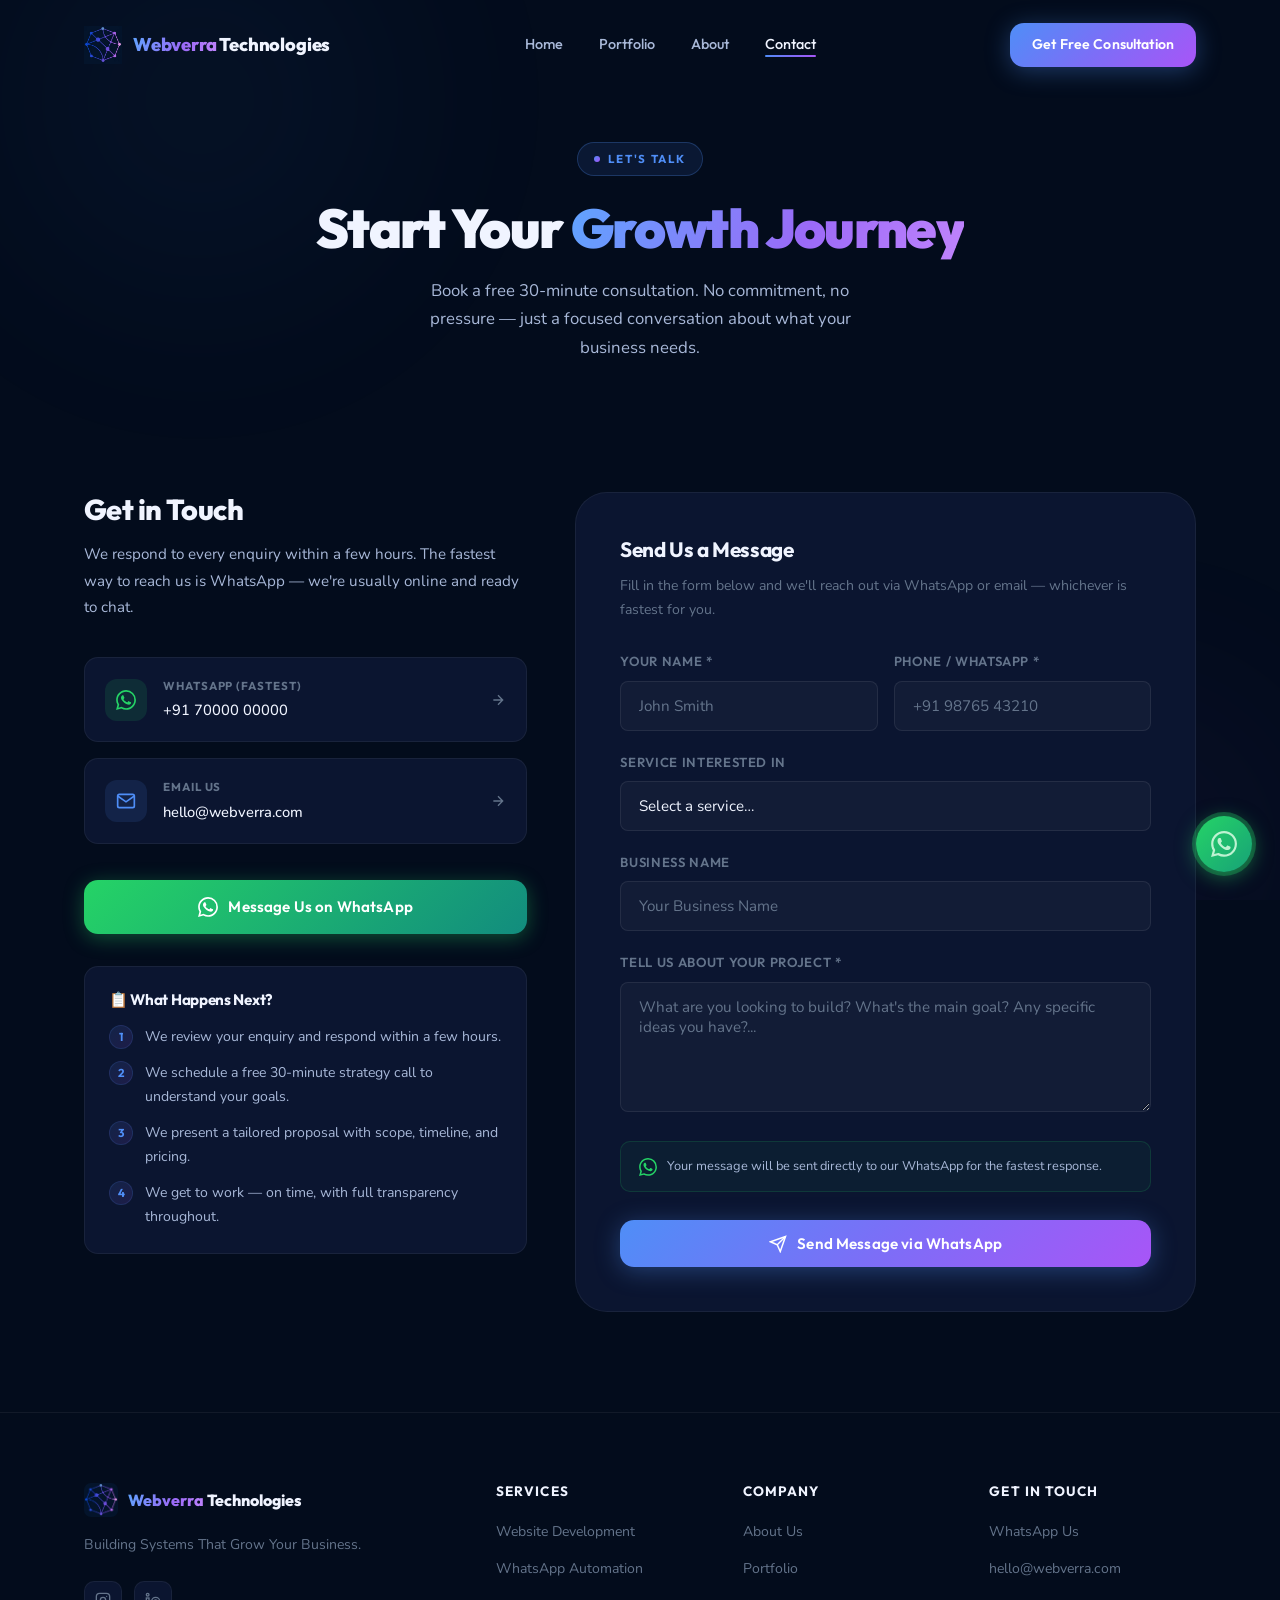
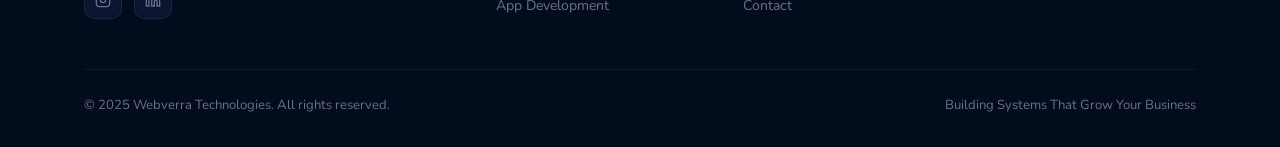
<file: contact.html>
<!DOCTYPE html>
<html lang="en">
<head>
  <meta charset="UTF-8" />
  <meta name="viewport" content="width=device-width, initial-scale=1.0" />
  <title>Contact — Webverra Technologies</title>
  <meta name="description" content="Get in touch with Webverra Technologies. Book a free consultation or chat with us directly on WhatsApp." />
  <link rel="icon" href="logo.jpeg" type="image/jpeg" />
  <link rel="stylesheet" href="styles.css" />
</head>
<body>

<div class="mesh-bg" aria-hidden="true"></div>

<!-- NAVBAR -->
<header>
  <nav class="navbar scrolled" id="navbar" role="navigation" aria-label="Main navigation">
    <div class="container">
      <div class="nav-inner">
        <a href="index.html" class="nav-logo">
          <img src="logo.jpeg" alt="Webverra Technologies Logo" width="38" height="38" />
          <span class="nav-logo-text"><span>Webverra</span> Technologies</span>
        </a>
        <ul class="nav-links" role="list">
          <li><a href="index.html">Home</a></li>
          <li><a href="portfolio.html">Portfolio</a></li>
          <li><a href="about.html">About</a></li>
          <li><a href="contact.html" class="active">Contact</a></li>
        </ul>
        <a href="contact.html" class="btn btn-primary nav-cta" style="padding:10px 22px;font-size:0.88rem;">Get Free Consultation</a>
        <button class="nav-toggle" id="navToggle" aria-label="Toggle menu" aria-expanded="false">
          <span></span><span></span><span></span>
        </button>
      </div>
    </div>
  </nav>
  <div class="nav-mobile" id="mobileNav">
    <a href="index.html">Home</a>
    <a href="portfolio.html">Portfolio</a>
    <a href="about.html">About</a>
    <a href="contact.html">Contact</a>
    <a href="contact.html" class="btn btn-primary">Get a Free Consultation</a>
  </div>
</header>

<main class="page-content">

  <!-- Page Header -->
  <div class="page-header">
    <span class="section-tag" style="margin:0 auto 20px;">Let's Talk</span>
    <h1>Start Your <span class="grad-text">Growth Journey</span></h1>
    <p>Book a free 30-minute consultation. No commitment, no pressure — just a focused conversation about what your business needs.</p>
  </div>

  <!-- Contact Section -->
  <section class="contact-section">
    <div class="container">
      <div class="contact-grid">

        <!-- Left: Info -->
        <div class="contact-info reveal reveal-left">
          <h2>Get in Touch</h2>
          <p>We respond to every enquiry within a few hours. The fastest way to reach us is WhatsApp — we're usually online and ready to chat.</p>

          <div class="contact-methods">
            <a href="https://wa.me/917000000000?text=Hi! I'd like to get a free consultation from Webverra Technologies." 
               class="contact-method" 
               target="_blank" 
               rel="noopener noreferrer">
              <div class="cm-icon wa">
                <svg width="20" height="20" viewBox="0 0 24 24" fill="#25D366" aria-hidden="true"><path d="M17.472 14.382c-.297-.149-1.758-.867-2.03-.967-.273-.099-.471-.148-.67.15-.197.297-.767.966-.94 1.164-.173.199-.347.223-.644.075-.297-.15-1.255-.463-2.39-1.475-.883-.788-1.48-1.761-1.653-2.059-.173-.297-.018-.458.13-.606.134-.133.298-.347.446-.52.149-.174.198-.298.298-.497.099-.198.05-.371-.025-.52-.075-.149-.669-1.612-.916-2.207-.242-.579-.487-.5-.669-.51-.173-.008-.371-.01-.57-.01-.198 0-.52.074-.792.372-.272.297-1.04 1.016-1.04 2.479 0 1.462 1.065 2.875 1.213 3.074.149.198 2.096 3.2 5.077 4.487.709.306 1.262.489 1.694.625.712.227 1.36.195 1.871.118.571-.085 1.758-.719 2.006-1.413.248-.694.248-1.289.173-1.413-.074-.124-.272-.198-.57-.347m-5.421 7.403h-.004a9.87 9.87 0 01-5.031-1.378l-.361-.214-3.741.982.998-3.648-.235-.374a9.86 9.86 0 01-1.51-5.26c.001-5.45 4.436-9.884 9.888-9.884 2.64 0 5.122 1.03 6.988 2.898a9.825 9.825 0 012.893 6.994c-.003 5.45-4.437 9.884-9.885 9.884m8.413-18.297A11.815 11.815 0 0012.05 0C5.495 0 .16 5.335.157 11.892c0 2.096.547 4.142 1.588 5.945L.057 24l6.305-1.654a11.882 11.882 0 005.683 1.448h.005c6.554 0 11.89-5.335 11.893-11.893a11.821 11.821 0 00-3.48-8.413z"/></svg>
              </div>
              <div class="cm-details">
                <div class="cm-label">WhatsApp (Fastest)</div>
                <div class="cm-value">+91 70000 00000</div>
              </div>
              <svg width="16" height="16" viewBox="0 0 24 24" fill="none" stroke="currentColor" stroke-width="2" style="margin-left:auto;color:var(--text-muted)" aria-hidden="true"><path d="M5 12h14M12 5l7 7-7 7"/></svg>
            </a>

            <a href="mailto:hello@webverra.com" class="contact-method">
              <div class="cm-icon em">
                <svg width="20" height="20" viewBox="0 0 24 24" fill="none" stroke="#4f8ef7" stroke-width="2" aria-hidden="true"><path d="M4 4h16c1.1 0 2 .9 2 2v12c0 1.1-.9 2-2 2H4c-1.1 0-2-.9-2-2V6c0-1.1.9-2 2-2z"/><polyline points="22,6 12,13 2,6"/></svg>
              </div>
              <div class="cm-details">
                <div class="cm-label">Email Us</div>
                <div class="cm-value">hello@webverra.com</div>
              </div>
              <svg width="16" height="16" viewBox="0 0 24 24" fill="none" stroke="currentColor" stroke-width="2" style="margin-left:auto;color:var(--text-muted)" aria-hidden="true"><path d="M5 12h14M12 5l7 7-7 7"/></svg>
            </a>
          </div>

          <!-- Direct WA button -->
          <a href="https://wa.me/917000000000?text=Hi! I'd like to get a free consultation from Webverra Technologies." 
             class="btn btn-wa" 
             target="_blank" 
             rel="noopener noreferrer"
             style="width:100%;justify-content:center;margin-bottom:32px;">
            <svg viewBox="0 0 24 24" width="20" height="20" fill="currentColor" aria-hidden="true"><path d="M17.472 14.382c-.297-.149-1.758-.867-2.03-.967-.273-.099-.471-.148-.67.15-.197.297-.767.966-.94 1.164-.173.199-.347.223-.644.075-.297-.15-1.255-.463-2.39-1.475-.883-.788-1.48-1.761-1.653-2.059-.173-.297-.018-.458.13-.606.134-.133.298-.347.446-.52.149-.174.198-.298.298-.497.099-.198.05-.371-.025-.52-.075-.149-.669-1.612-.916-2.207-.242-.579-.487-.5-.669-.51-.173-.008-.371-.01-.57-.01-.198 0-.52.074-.792.372-.272.297-1.04 1.016-1.04 2.479 0 1.462 1.065 2.875 1.213 3.074.149.198 2.096 3.2 5.077 4.487.709.306 1.262.489 1.694.625.712.227 1.36.195 1.871.118.571-.085 1.758-.719 2.006-1.413.248-.694.248-1.289.173-1.413-.074-.124-.272-.198-.57-.347m-5.421 7.403h-.004a9.87 9.87 0 01-5.031-1.378l-.361-.214-3.741.982.998-3.648-.235-.374a9.86 9.86 0 01-1.51-5.26c.001-5.45 4.436-9.884 9.888-9.884 2.64 0 5.122 1.03 6.988 2.898a9.825 9.825 0 012.893 6.994c-.003 5.45-4.437 9.884-9.885 9.884m8.413-18.297A11.815 11.815 0 0012.05 0C5.495 0 .16 5.335.157 11.892c0 2.096.547 4.142 1.588 5.945L.057 24l6.305-1.654a11.882 11.882 0 005.683 1.448h.005c6.554 0 11.89-5.335 11.893-11.893a11.821 11.821 0 00-3.48-8.413z"/></svg>
            Message Us on WhatsApp
          </a>

          <!-- What to Expect -->
          <div style="background:var(--bg-card);border:1px solid var(--border-light);border-radius:var(--radius-md);padding:24px;">
            <h3 style="font-size:0.95rem;font-weight:700;margin-bottom:16px;">📋 What Happens Next?</h3>
            <ol style="display:flex;flex-direction:column;gap:12px;list-style:none;">
              <li style="display:flex;gap:12px;align-items:flex-start;font-size:0.88rem;color:var(--text-light);">
                <span style="width:24px;height:24px;border-radius:50%;background:var(--grad-subtle);border:1px solid var(--border);display:flex;align-items:center;justify-content:center;font-family:'Outfit',sans-serif;font-size:0.72rem;font-weight:700;color:var(--blue);flex-shrink:0;">1</span>
                We review your enquiry and respond within a few hours.
              </li>
              <li style="display:flex;gap:12px;align-items:flex-start;font-size:0.88rem;color:var(--text-light);">
                <span style="width:24px;height:24px;border-radius:50%;background:var(--grad-subtle);border:1px solid var(--border);display:flex;align-items:center;justify-content:center;font-family:'Outfit',sans-serif;font-size:0.72rem;font-weight:700;color:var(--blue);flex-shrink:0;">2</span>
                We schedule a free 30-minute strategy call to understand your goals.
              </li>
              <li style="display:flex;gap:12px;align-items:flex-start;font-size:0.88rem;color:var(--text-light);">
                <span style="width:24px;height:24px;border-radius:50%;background:var(--grad-subtle);border:1px solid var(--border);display:flex;align-items:center;justify-content:center;font-family:'Outfit',sans-serif;font-size:0.72rem;font-weight:700;color:var(--blue);flex-shrink:0;">3</span>
                We present a tailored proposal with scope, timeline, and pricing.
              </li>
              <li style="display:flex;gap:12px;align-items:flex-start;font-size:0.88rem;color:var(--text-light);">
                <span style="width:24px;height:24px;border-radius:50%;background:var(--grad-subtle);border:1px solid var(--border);display:flex;align-items:center;justify-content:center;font-family:'Outfit',sans-serif;font-size:0.72rem;font-weight:700;color:var(--blue);flex-shrink:0;">4</span>
                We get to work — on time, with full transparency throughout.
              </li>
            </ol>
          </div>
        </div>

        <!-- Right: Form -->
        <div class="contact-form-wrap reveal reveal-delay-2">
          <h3>Send Us a Message</h3>
          <p style="font-size:0.88rem;color:var(--text-muted);margin-bottom:28px;margin-top:-16px;">
            Fill in the form below and we'll reach out via WhatsApp or email — whichever is fastest for you.
          </p>

          <form id="contactForm" novalidate>
            <div class="form-row">
              <div class="form-group">
                <label for="name">Your Name *</label>
                <input type="text" id="name" name="name" placeholder="John Smith" required autocomplete="name" />
              </div>
              <div class="form-group">
                <label for="phone">Phone / WhatsApp *</label>
                <input type="tel" id="phone" name="phone" placeholder="+91 98765 43210" required autocomplete="tel" />
              </div>
            </div>

            <div class="form-group">
              <label for="service">Service Interested In</label>
              <select id="service" name="service" style="width:100%;background:rgba(255,255,255,0.03);border:1.5px solid rgba(255,255,255,0.08);border-radius:8px;padding:14px 18px;font-family:'Nunito',sans-serif;font-size:0.95rem;color:var(--text-white);outline:none;transition:border-color 0.28s ease;cursor:pointer;-webkit-appearance:none;appearance:none;">
                <option value="" style="background:#060f22;color:var(--text-muted);">Select a service…</option>
                <option value="Website Development" style="background:#060f22;">Website Development</option>
                <option value="WhatsApp Automation" style="background:#060f22;">WhatsApp Automation</option>
                <option value="Both" style="background:#060f22;">Website + WhatsApp Automation</option>
                <option value="App Development" style="background:#060f22;">App Development (Coming Soon)</option>
                <option value="Not Sure" style="background:#060f22;">Not Sure — Need Advice</option>
              </select>
            </div>

            <div class="form-group">
              <label for="business">Business Name</label>
              <input type="text" id="business" name="business" placeholder="Your Business Name" autocomplete="organization" />
            </div>

            <div class="form-group">
              <label for="message">Tell Us About Your Project *</label>
              <textarea id="message" name="message" placeholder="What are you looking to build? What's the main goal? Any specific ideas you have?..." required></textarea>
            </div>

            <div style="display:flex;align-items:center;gap:10px;margin-bottom:20px;padding:14px 18px;background:rgba(37,211,102,0.05);border:1px solid rgba(37,211,102,0.15);border-radius:10px;">
              <svg width="18" height="18" viewBox="0 0 24 24" fill="#25D366" aria-hidden="true"><path d="M17.472 14.382c-.297-.149-1.758-.867-2.03-.967-.273-.099-.471-.148-.67.15-.197.297-.767.966-.94 1.164-.173.199-.347.223-.644.075-.297-.15-1.255-.463-2.39-1.475-.883-.788-1.48-1.761-1.653-2.059-.173-.297-.018-.458.13-.606.134-.133.298-.347.446-.52.149-.174.198-.298.298-.497.099-.198.05-.371-.025-.52-.075-.149-.669-1.612-.916-2.207-.242-.579-.487-.5-.669-.51-.173-.008-.371-.01-.57-.01-.198 0-.52.074-.792.372-.272.297-1.04 1.016-1.04 2.479 0 1.462 1.065 2.875 1.213 3.074.149.198 2.096 3.2 5.077 4.487.709.306 1.262.489 1.694.625.712.227 1.36.195 1.871.118.571-.085 1.758-.719 2.006-1.413.248-.694.248-1.289.173-1.413-.074-.124-.272-.198-.57-.347m-5.421 7.403h-.004a9.87 9.87 0 01-5.031-1.378l-.361-.214-3.741.982.998-3.648-.235-.374a9.86 9.86 0 01-1.51-5.26c.001-5.45 4.436-9.884 9.888-9.884 2.64 0 5.122 1.03 6.988 2.898a9.825 9.825 0 012.893 6.994c-.003 5.45-4.437 9.884-9.885 9.884m8.413-18.297A11.815 11.815 0 0012.05 0C5.495 0 .16 5.335.157 11.892c0 2.096.547 4.142 1.588 5.945L.057 24l6.305-1.654a11.882 11.882 0 005.683 1.448h.005c6.554 0 11.89-5.335 11.893-11.893a11.821 11.821 0 00-3.48-8.413z"/></svg>
              <p style="font-size:0.8rem;color:var(--text-light);margin:0;">Your message will be sent directly to our WhatsApp for the fastest response.</p>
            </div>

            <button type="submit" class="btn btn-primary form-submit">
              <svg width="18" height="18" viewBox="0 0 24 24" fill="none" stroke="currentColor" stroke-width="2" aria-hidden="true"><line x1="22" y1="2" x2="11" y2="13"/><polygon points="22 2 15 22 11 13 2 9 22 2"/></svg>
              Send Message via WhatsApp
            </button>
          </form>
        </div>

      </div>
    </div>
  </section>

</main>

<!-- Footer -->
<footer class="footer">
  <div class="container">
    <div class="footer-grid">
      <div class="footer-brand">
        <div class="footer-logo">
          <img src="logo.jpeg" alt="Webverra Technologies" width="34" height="34" />
          <span class="footer-logo-name"><span>Webverra</span> Technologies</span>
        </div>
        <p>Building Systems That Grow Your Business.</p>
        <div class="footer-socials">
          <a href="#" class="social-btn" aria-label="Instagram"><svg width="16" height="16" viewBox="0 0 24 24" fill="none" stroke="currentColor" stroke-width="2"><rect x="2" y="2" width="20" height="20" rx="5"/><circle cx="12" cy="12" r="4"/><circle cx="17.5" cy="6.5" r="1" fill="currentColor" stroke="none"/></svg></a>
          <a href="#" class="social-btn" aria-label="LinkedIn"><svg width="16" height="16" viewBox="0 0 24 24" fill="none" stroke="currentColor" stroke-width="2"><path d="M16 8a6 6 0 0 1 6 6v7h-4v-7a2 2 0 0 0-4 0v7h-4v-7a6 6 0 0 1 6-6z"/><rect x="2" y="9" width="4" height="12"/><circle cx="4" cy="4" r="2"/></svg></a>
        </div>
      </div>
      <div class="footer-col"><h4>Services</h4><ul class="footer-links"><li><a href="index.html#services">Website Development</a></li><li><a href="index.html#services">WhatsApp Automation</a></li><li><a href="index.html#services">App Development</a></li></ul></div>
      <div class="footer-col"><h4>Company</h4><ul class="footer-links"><li><a href="about.html">About Us</a></li><li><a href="portfolio.html">Portfolio</a></li><li><a href="contact.html">Contact</a></li></ul></div>
      <div class="footer-col"><h4>Get in Touch</h4><ul class="footer-links"><li><a href="https://wa.me/917000000000" target="_blank" rel="noopener">WhatsApp Us</a></li><li><a href="mailto:hello@webverra.com">hello@webverra.com</a></li></ul></div>
    </div>
    <div class="footer-bottom">
      <p>© 2025 Webverra Technologies. All rights reserved.</p>
      <p>Building Systems That Grow Your Business</p>
    </div>
  </div>
</footer>

<a href="https://wa.me/917000000000?text=Hi! I found you online and would like to discuss a project." class="wa-float" target="_blank" rel="noopener noreferrer" aria-label="Chat on WhatsApp">
  <span class="wa-pulse" aria-hidden="true"></span>
  <svg viewBox="0 0 24 24" aria-hidden="true"><path d="M17.472 14.382c-.297-.149-1.758-.867-2.03-.967-.273-.099-.471-.148-.67.15-.197.297-.767.966-.94 1.164-.173.199-.347.223-.644.075-.297-.15-1.255-.463-2.39-1.475-.883-.788-1.48-1.761-1.653-2.059-.173-.297-.018-.458.13-.606.134-.133.298-.347.446-.52.149-.174.198-.298.298-.497.099-.198.05-.371-.025-.52-.075-.149-.669-1.612-.916-2.207-.242-.579-.487-.5-.669-.51-.173-.008-.371-.01-.57-.01-.198 0-.52.074-.792.372-.272.297-1.04 1.016-1.04 2.479 0 1.462 1.065 2.875 1.213 3.074.149.198 2.096 3.2 5.077 4.487.709.306 1.262.489 1.694.625.712.227 1.36.195 1.871.118.571-.085 1.758-.719 2.006-1.413.248-.694.248-1.289.173-1.413-.074-.124-.272-.198-.57-.347m-5.421 7.403h-.004a9.87 9.87 0 01-5.031-1.378l-.361-.214-3.741.982.998-3.648-.235-.374a9.86 9.86 0 01-1.51-5.26c.001-5.45 4.436-9.884 9.888-9.884 2.64 0 5.122 1.03 6.988 2.898a9.825 9.825 0 012.893 6.994c-.003 5.45-4.437 9.884-9.885 9.884m8.413-18.297A11.815 11.815 0 0012.05 0C5.495 0 .16 5.335.157 11.892c0 2.096.547 4.142 1.588 5.945L.057 24l6.305-1.654a11.882 11.882 0 005.683 1.448h.005c6.554 0 11.89-5.335 11.893-11.893a11.821 11.821 0 00-3.48-8.413z"/></svg>
  <span class="wa-tooltip">Chat with us!</span>
</a>

<script src="script.js" defer></script>
</body>
</html>
</file>
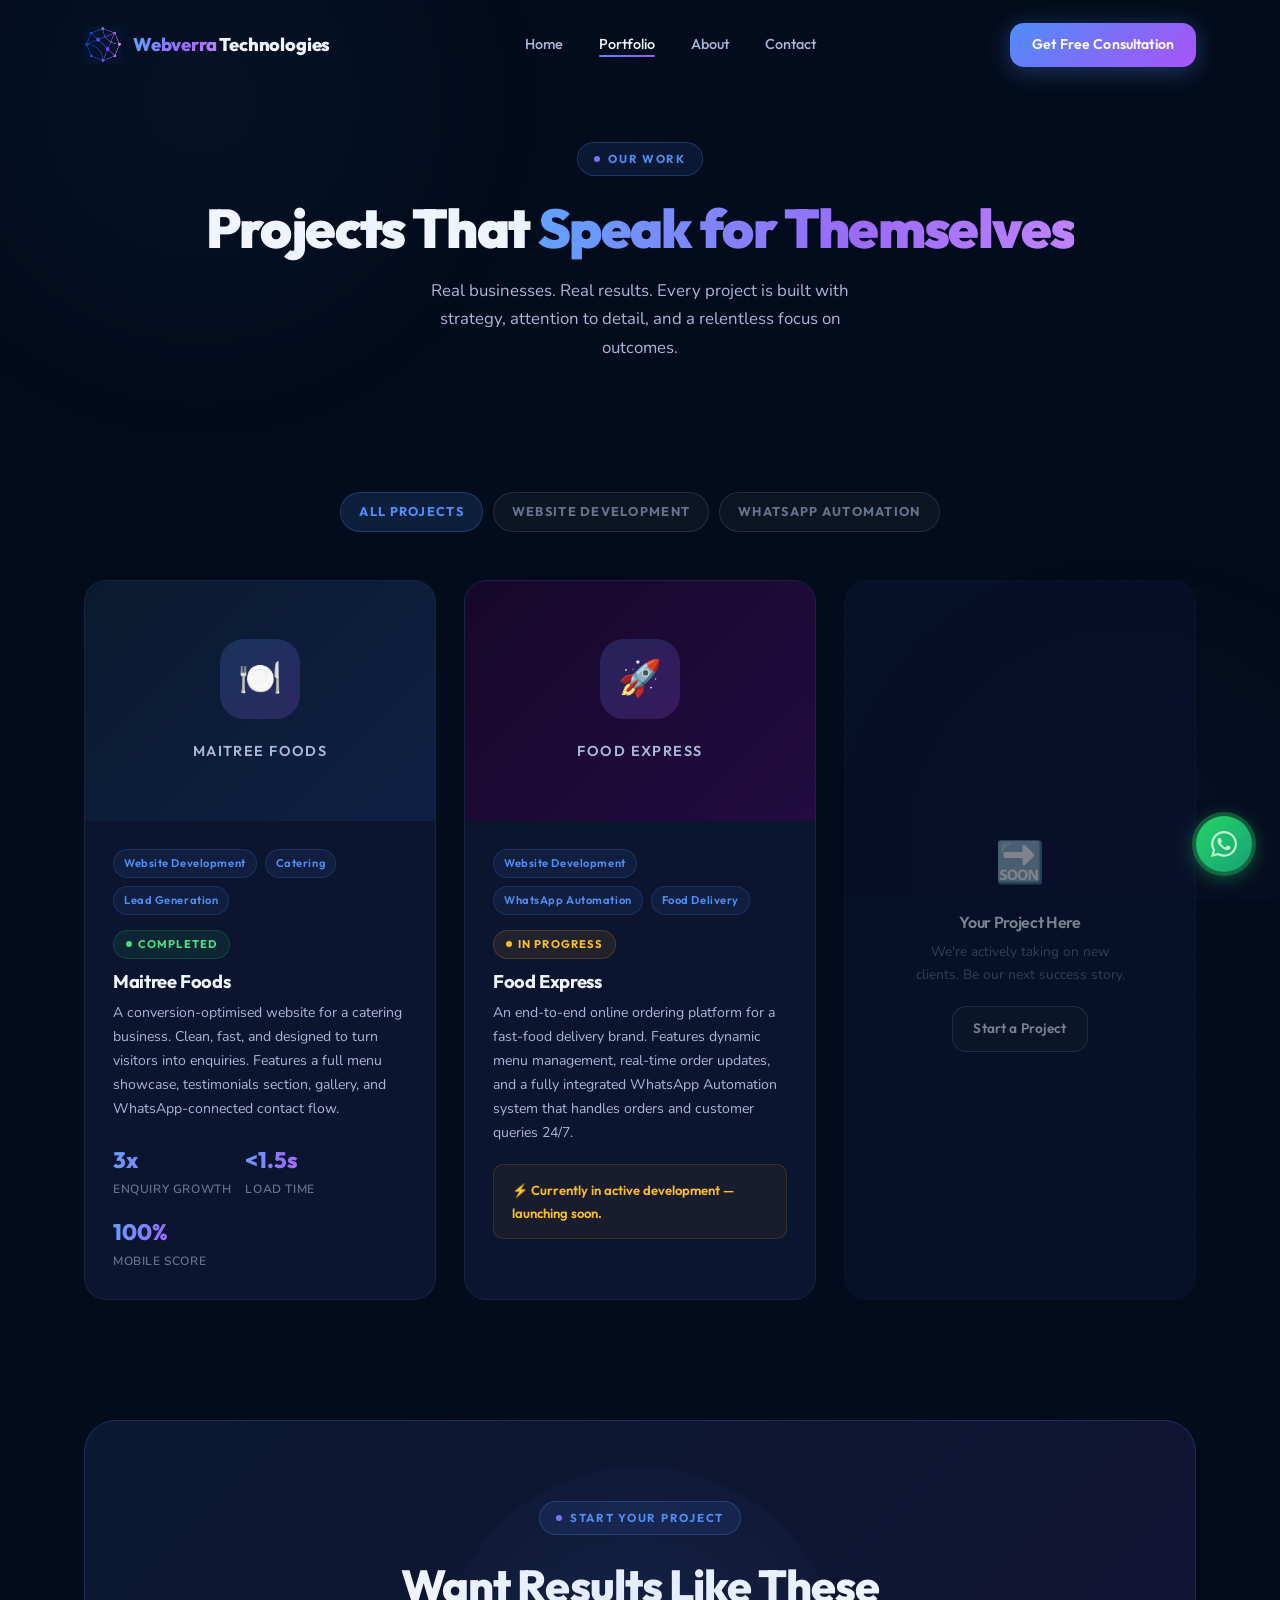
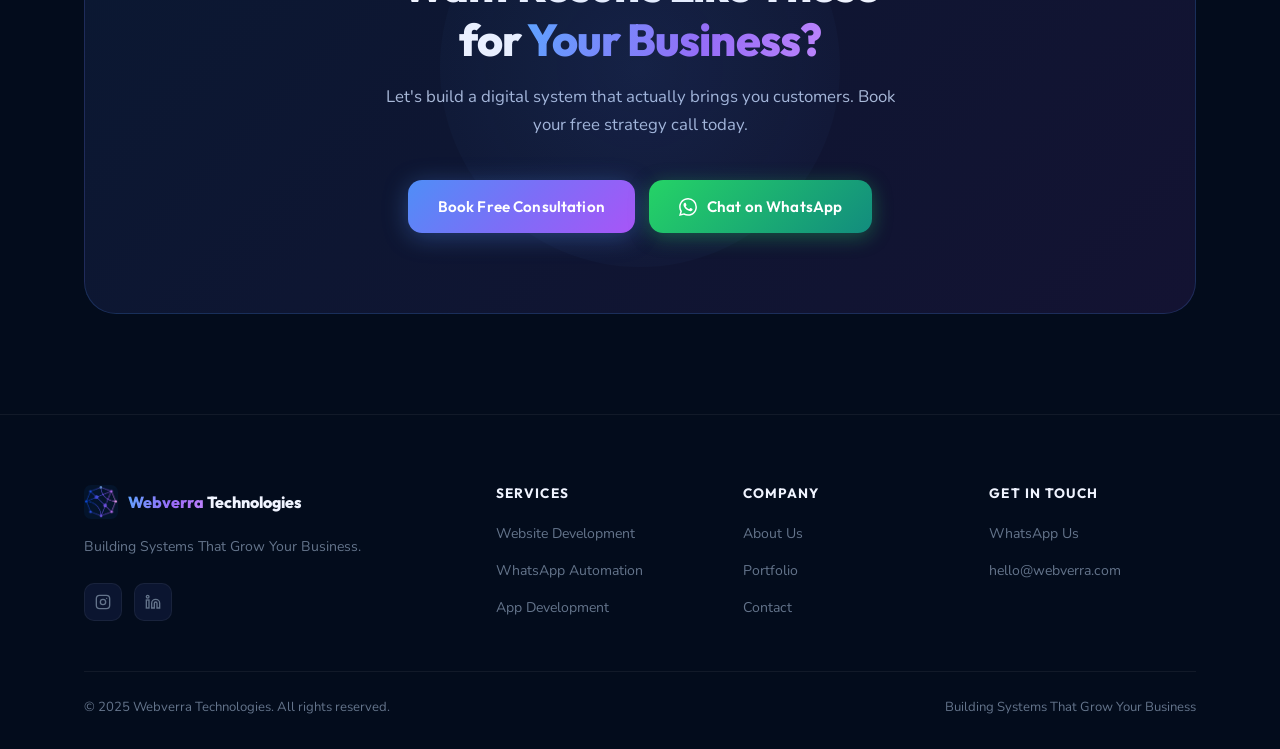
<file: portfolio.html>
<!DOCTYPE html>
<html lang="en">
<head>
  <meta charset="UTF-8" />
  <meta name="viewport" content="width=device-width, initial-scale=1.0" />
  <title>Portfolio — Webverra Technologies</title>
  <meta name="description" content="Our portfolio of conversion-focused websites and WhatsApp Automation systems built for real businesses." />
  <link rel="icon" href="logo.jpeg" type="image/jpeg" />
  <link rel="stylesheet" href="styles.css" />
</head>
<body>

<div class="mesh-bg" aria-hidden="true"></div>

<!-- ═══════════════ NAVBAR ═══════════════ -->
<header>
  <nav class="navbar scrolled" id="navbar" role="navigation" aria-label="Main navigation">
    <div class="container">
      <div class="nav-inner">
        <a href="index.html" class="nav-logo">
          <img src="logo.jpeg" alt="Webverra Technologies Logo" width="38" height="38" />
          <span class="nav-logo-text"><span>Webverra</span> Technologies</span>
        </a>
        <ul class="nav-links" role="list">
          <li><a href="index.html">Home</a></li>
          <li><a href="portfolio.html" class="active">Portfolio</a></li>
          <li><a href="about.html">About</a></li>
          <li><a href="contact.html">Contact</a></li>
        </ul>
        <a href="contact.html" class="btn btn-primary nav-cta" style="padding:10px 22px;font-size:0.88rem;">Get Free Consultation</a>
        <button class="nav-toggle" id="navToggle" aria-label="Toggle menu" aria-expanded="false">
          <span></span><span></span><span></span>
        </button>
      </div>
    </div>
  </nav>
  <div class="nav-mobile" id="mobileNav">
    <a href="index.html">Home</a>
    <a href="portfolio.html">Portfolio</a>
    <a href="about.html">About</a>
    <a href="contact.html">Contact</a>
    <a href="contact.html" class="btn btn-primary">Get a Free Consultation</a>
  </div>
</header>

<main class="page-content">

  <!-- Page Header -->
  <div class="page-header">
    <span class="section-tag" style="margin:0 auto 20px;">Our Work</span>
    <h1>Projects That <span class="grad-text">Speak for Themselves</span></h1>
    <p>Real businesses. Real results. Every project is built with strategy, attention to detail, and a relentless focus on outcomes.</p>
  </div>

  <!-- Portfolio Grid -->
  <section class="portfolio-page">
    <div class="container">

      <!-- Filter Tags (visual) -->
      <div style="display:flex;flex-wrap:wrap;gap:10px;margin-bottom:48px;justify-content:center;" class="reveal">
        <span class="badge badge-primary" style="padding:8px 18px;font-size:0.8rem;">All Projects</span>
        <span class="badge" style="padding:8px 18px;font-size:0.8rem;background:rgba(255,255,255,0.04);border:1px solid rgba(255,255,255,0.1);color:var(--text-muted);">Website Development</span>
        <span class="badge" style="padding:8px 18px;font-size:0.8rem;background:rgba(255,255,255,0.04);border:1px solid rgba(255,255,255,0.1);color:var(--text-muted);">WhatsApp Automation</span>
      </div>

      <div class="portfolio-page-grid">

        <!-- Maitree Foods -->
        <div class="portfolio-page-card reveal reveal-delay-1">
          <div class="pp-img portfolio-img-bg-1">
            <div class="portfolio-img-placeholder" style="opacity:1;">
              <div class="portfolio-img-icon" style="width:80px;height:80px;font-size:2.2rem;border-radius:24px;">🍽️</div>
              <span style="font-size:0.9rem;font-weight:600;color:var(--text-light);margin-top:8px;">Maitree Foods</span>
            </div>
            <div class="pp-img-overlay">
              <a href="https://maitreefood.in/" class="btn btn-primary" style="font-size:0.85rem;padding:11px 22px;">View Live Site</a>
            </div>
          </div>
          <div class="pp-body">
            <div class="pp-tags">
              <span class="tag">Website Development</span>
              <span class="tag">Catering</span>
              <span class="tag">Lead Generation</span>
            </div>
            <span class="portfolio-status status-completed" style="margin-bottom:12px;">Completed</span>
            <h3>Maitree Foods</h3>
            <p>A conversion-optimised website for a catering business. Clean, fast, and designed to turn visitors into enquiries. Features a full menu showcase, testimonials section, gallery, and WhatsApp-connected contact flow.</p>
            <div style="display:flex;flex-wrap:wrap;gap:14px;margin-top:8px;">
              <div>
                <div style="font-family:'Outfit',sans-serif;font-size:1.4rem;font-weight:800;background:var(--grad-text);-webkit-background-clip:text;-webkit-text-fill-color:transparent;background-clip:text;">3x</div>
                <div style="font-size:0.75rem;color:var(--text-muted);text-transform:uppercase;letter-spacing:0.05em;font-weight:600;">Enquiry Growth</div>
              </div>
              <div>
                <div style="font-family:'Outfit',sans-serif;font-size:1.4rem;font-weight:800;background:var(--grad-text);-webkit-background-clip:text;-webkit-text-fill-color:transparent;background-clip:text;">&lt;1.5s</div>
                <div style="font-size:0.75rem;color:var(--text-muted);text-transform:uppercase;letter-spacing:0.05em;font-weight:600;">Load Time</div>
              </div>
              <div>
                <div style="font-family:'Outfit',sans-serif;font-size:1.4rem;font-weight:800;background:var(--grad-text);-webkit-background-clip:text;-webkit-text-fill-color:transparent;background-clip:text;">100%</div>
                <div style="font-size:0.75rem;color:var(--text-muted);text-transform:uppercase;letter-spacing:0.05em;font-weight:600;">Mobile Score</div>
              </div>
            </div>
          </div>
        </div>

        <!-- Food Express -->
        <div class="portfolio-page-card reveal reveal-delay-2">
          <div class="pp-img portfolio-img-bg-2">
            <div class="portfolio-img-placeholder" style="opacity:1;">
              <div class="portfolio-img-icon" style="width:80px;height:80px;font-size:2.2rem;border-radius:24px;">🚀</div>
              <span style="font-size:0.9rem;font-weight:600;color:var(--text-light);margin-top:8px;">Food Express</span>
            </div>
            <div class="pp-img-overlay">
              <span class="btn btn-outline" style="font-size:0.85rem;padding:11px 22px;cursor:default;">In Development</span>
            </div>
          </div>
          <div class="pp-body">
            <div class="pp-tags">
              <span class="tag">Website Development</span>
              <span class="tag">WhatsApp Automation</span>
              <span class="tag">Food Delivery</span>
            </div>
            <span class="portfolio-status status-progress" style="margin-bottom:12px;">In Progress</span>
            <h3>Food Express</h3>
            <p>An end-to-end online ordering platform for a fast-food delivery brand. Features dynamic menu management, real-time order updates, and a fully integrated WhatsApp Automation system that handles orders and customer queries 24/7.</p>
            <div style="margin-top:16px;padding:14px 18px;background:rgba(245,158,11,0.06);border:1px solid rgba(245,158,11,0.15);border-radius:10px;">
              <p style="font-size:0.82rem;color:#fbbf24;margin:0;font-family:'Outfit',sans-serif;font-weight:600;">⚡ Currently in active development — launching soon.</p>
            </div>
          </div>
        </div>

        <!-- Placeholder — More Coming -->
        <div class="portfolio-page-card reveal reveal-delay-3" style="display:flex;flex-direction:column;align-items:center;justify-content:center;min-height:340px;text-align:center;border-style:dashed;opacity:0.5;">
          <div style="font-size:2.5rem;margin-bottom:16px;">🔜</div>
          <h3 style="font-size:1rem;font-weight:600;margin-bottom:8px;">Your Project Here</h3>
          <p style="font-size:0.85rem;color:var(--text-muted);max-width:220px;margin-bottom:20px;">We're actively taking on new clients. Be our next success story.</p>
          <a href="contact.html" class="btn btn-outline" style="font-size:0.85rem;padding:10px 20px;">Start a Project</a>
        </div>

      </div>
    </div>
  </section>

  <!-- CTA -->
  <section class="final-cta" style="padding-top:20px;">
    <div class="container">
      <div class="cta-box reveal">
        <span class="section-tag" style="margin:0 auto 24px;">Start Your Project</span>
        <h2>Want Results Like These<br />for <span class="grad-text">Your Business?</span></h2>
        <p>Let's build a digital system that actually brings you customers. Book your free strategy call today.</p>
        <div class="cta-actions">
          <a href="contact.html" class="btn btn-primary">Book Free Consultation</a>
          <a href="https://wa.me/917000000000?text=Hi! I saw your portfolio and would love to discuss a project." class="btn btn-wa" target="_blank" rel="noopener">
            <svg viewBox="0 0 24 24" width="18" height="18" fill="currentColor" aria-hidden="true"><path d="M17.472 14.382c-.297-.149-1.758-.867-2.03-.967-.273-.099-.471-.148-.67.15-.197.297-.767.966-.94 1.164-.173.199-.347.223-.644.075-.297-.15-1.255-.463-2.39-1.475-.883-.788-1.48-1.761-1.653-2.059-.173-.297-.018-.458.13-.606.134-.133.298-.347.446-.52.149-.174.198-.298.298-.497.099-.198.05-.371-.025-.52-.075-.149-.669-1.612-.916-2.207-.242-.579-.487-.5-.669-.51-.173-.008-.371-.01-.57-.01-.198 0-.52.074-.792.372-.272.297-1.04 1.016-1.04 2.479 0 1.462 1.065 2.875 1.213 3.074.149.198 2.096 3.2 5.077 4.487.709.306 1.262.489 1.694.625.712.227 1.36.195 1.871.118.571-.085 1.758-.719 2.006-1.413.248-.694.248-1.289.173-1.413-.074-.124-.272-.198-.57-.347m-5.421 7.403h-.004a9.87 9.87 0 01-5.031-1.378l-.361-.214-3.741.982.998-3.648-.235-.374a9.86 9.86 0 01-1.51-5.26c.001-5.45 4.436-9.884 9.888-9.884 2.64 0 5.122 1.03 6.988 2.898a9.825 9.825 0 012.893 6.994c-.003 5.45-4.437 9.884-9.885 9.884m8.413-18.297A11.815 11.815 0 0012.05 0C5.495 0 .16 5.335.157 11.892c0 2.096.547 4.142 1.588 5.945L.057 24l6.305-1.654a11.882 11.882 0 005.683 1.448h.005c6.554 0 11.89-5.335 11.893-11.893a11.821 11.821 0 00-3.48-8.413z"/></svg>
            Chat on WhatsApp
          </a>
        </div>
      </div>
    </div>
  </section>

</main>

<!-- Footer -->
<footer class="footer">
  <div class="container">
    <div class="footer-grid">
      <div class="footer-brand">
        <div class="footer-logo">
          <img src="logo.jpeg" alt="Webverra Technologies" width="34" height="34" />
          <span class="footer-logo-name"><span>Webverra</span> Technologies</span>
        </div>
        <p>Building Systems That Grow Your Business.</p>
        <div class="footer-socials">
          <a href="#" class="social-btn" aria-label="Instagram"><svg width="16" height="16" viewBox="0 0 24 24" fill="none" stroke="currentColor" stroke-width="2"><rect x="2" y="2" width="20" height="20" rx="5"/><circle cx="12" cy="12" r="4"/><circle cx="17.5" cy="6.5" r="1" fill="currentColor" stroke="none"/></svg></a>
          <a href="#" class="social-btn" aria-label="LinkedIn"><svg width="16" height="16" viewBox="0 0 24 24" fill="none" stroke="currentColor" stroke-width="2"><path d="M16 8a6 6 0 0 1 6 6v7h-4v-7a2 2 0 0 0-4 0v7h-4v-7a6 6 0 0 1 6-6z"/><rect x="2" y="9" width="4" height="12"/><circle cx="4" cy="4" r="2"/></svg></a>
        </div>
      </div>
      <div class="footer-col"><h4>Services</h4><ul class="footer-links"><li><a href="index.html#services">Website Development</a></li><li><a href="index.html#services">WhatsApp Automation</a></li><li><a href="index.html#services">App Development</a></li></ul></div>
      <div class="footer-col"><h4>Company</h4><ul class="footer-links"><li><a href="about.html">About Us</a></li><li><a href="portfolio.html">Portfolio</a></li><li><a href="contact.html">Contact</a></li></ul></div>
      <div class="footer-col"><h4>Get in Touch</h4><ul class="footer-links"><li><a href="https://wa.me/917000000000" target="_blank" rel="noopener">WhatsApp Us</a></li><li><a href="mailto:hello@webverra.com">hello@webverra.com</a></li></ul></div>
    </div>
    <div class="footer-bottom">
      <p>© 2025 Webverra Technologies. All rights reserved.</p>
      <p>Building Systems That Grow Your Business</p>
    </div>
  </div>
</footer>

<a href="https://wa.me/917000000000?text=Hi! I found you online and would like to discuss a project." class="wa-float" target="_blank" rel="noopener noreferrer" aria-label="Chat on WhatsApp">
  <span class="wa-pulse" aria-hidden="true"></span>
  <svg viewBox="0 0 24 24" aria-hidden="true"><path d="M17.472 14.382c-.297-.149-1.758-.867-2.03-.967-.273-.099-.471-.148-.67.15-.197.297-.767.966-.94 1.164-.173.199-.347.223-.644.075-.297-.15-1.255-.463-2.39-1.475-.883-.788-1.48-1.761-1.653-2.059-.173-.297-.018-.458.13-.606.134-.133.298-.347.446-.52.149-.174.198-.298.298-.497.099-.198.05-.371-.025-.52-.075-.149-.669-1.612-.916-2.207-.242-.579-.487-.5-.669-.51-.173-.008-.371-.01-.57-.01-.198 0-.52.074-.792.372-.272.297-1.04 1.016-1.04 2.479 0 1.462 1.065 2.875 1.213 3.074.149.198 2.096 3.2 5.077 4.487.709.306 1.262.489 1.694.625.712.227 1.36.195 1.871.118.571-.085 1.758-.719 2.006-1.413.248-.694.248-1.289.173-1.413-.074-.124-.272-.198-.57-.347m-5.421 7.403h-.004a9.87 9.87 0 01-5.031-1.378l-.361-.214-3.741.982.998-3.648-.235-.374a9.86 9.86 0 01-1.51-5.26c.001-5.45 4.436-9.884 9.888-9.884 2.64 0 5.122 1.03 6.988 2.898a9.825 9.825 0 012.893 6.994c-.003 5.45-4.437 9.884-9.885 9.884m8.413-18.297A11.815 11.815 0 0012.05 0C5.495 0 .16 5.335.157 11.892c0 2.096.547 4.142 1.588 5.945L.057 24l6.305-1.654a11.882 11.882 0 005.683 1.448h.005c6.554 0 11.89-5.335 11.893-11.893a11.821 11.821 0 00-3.48-8.413z"/></svg>
  <span class="wa-tooltip">Chat with us!</span>
</a>

<script src="script.js" defer></script>
</body>
</html>
</file>
<file: styles.css>
/* ===================================================
   WEBVERRA TECHNOLOGIES — Global Styles
   Author: Senior Frontend Developer
   =================================================== */

/* ── Fonts ─────────────────────────────────────── */
@import url('https://fonts.googleapis.com/css2?family=Outfit:wght@300;400;500;600;700;800;900&family=Nunito:ital,wght@0,300;0,400;0,500;0,600;1,300&display=swap');

/* ── CSS Variables ──────────────────────────────── */
:root {
  --bg-deep:      #030c1c;
  --bg-dark:      #060f22;
  --bg-card:      #0b1530;
  --bg-card-hover:#0e1c3a;
  --border:       rgba(79, 142, 247, 0.15);
  --border-light: rgba(255,255,255,0.06);

  --blue:         #4f8ef7;
  --purple:       #a855f7;
  --blue-mid:     #7c6ef7;
  --grad:         linear-gradient(135deg, #4f8ef7 0%, #7c6ef7 50%, #a855f7 100%);
  --grad-text:    linear-gradient(110deg, #5fa4ff 0%, #9b6af7 60%, #c084fc 100%);
  --grad-hover:   linear-gradient(135deg, #3a7ef0 0%, #6b5cf0 50%, #9333ea 100%);
  --grad-subtle:  linear-gradient(135deg, rgba(79,142,247,0.12) 0%, rgba(168,85,247,0.12) 100%);

  --text-white:   #f0f4ff;
  --text-light:   #a8b8d8;
  --text-muted:   #64748b;

  --radius-sm:    8px;
  --radius-md:    14px;
  --radius-lg:    22px;
  --radius-xl:    32px;

  --shadow-card:  0 4px 40px rgba(0,0,0,0.45);
  --shadow-glow:  0 0 40px rgba(79,142,247,0.18);
  --shadow-glow-p:0 0 40px rgba(168,85,247,0.18);

  --transition:   0.28s cubic-bezier(0.4, 0, 0.2, 1);
  --nav-height:   72px;
}

/* ── Reset & Base ───────────────────────────────── */
*, *::before, *::after { box-sizing: border-box; margin: 0; padding: 0; }

html {
  scroll-behavior: smooth;
  font-size: 16px;
  -webkit-text-size-adjust: 100%;
}

body {
  font-family: 'Nunito', sans-serif;
  background-color: var(--bg-deep);
  color: var(--text-white);
  line-height: 1.7;
  overflow-x: hidden;
}

h1, h2, h3, h4, h5 {
  font-family: 'Outfit', sans-serif;
  line-height: 1.2;
  letter-spacing: -0.02em;
}

a { text-decoration: none; color: inherit; }
img { max-width: 100%; display: block; }
ul { list-style: none; }
button { cursor: pointer; border: none; background: none; font-family: inherit; }

::selection { background: rgba(79, 142, 247, 0.35); color: #fff; }

/* ── Utility ────────────────────────────────────── */
.container {
  width: 100%;
  max-width: 1160px;
  margin: 0 auto;
  padding: 0 24px;
}

.grad-text {
  background: var(--grad-text);
  -webkit-background-clip: text;
  -webkit-text-fill-color: transparent;
  background-clip: text;
}

.section-tag {
  display: inline-flex;
  align-items: center;
  gap: 8px;
  font-family: 'Outfit', sans-serif;
  font-size: 0.72rem;
  font-weight: 700;
  letter-spacing: 0.15em;
  text-transform: uppercase;
  color: var(--blue);
  background: rgba(79, 142, 247, 0.1);
  border: 1px solid rgba(79, 142, 247, 0.25);
  padding: 6px 16px;
  border-radius: 100px;
  margin-bottom: 20px;
}

.section-tag::before {
  content: '';
  width: 6px; height: 6px;
  background: var(--grad);
  border-radius: 50%;
  animation: pulse-dot 2s infinite;
}

@keyframes pulse-dot {
  0%,100% { opacity: 1; transform: scale(1); }
  50% { opacity: 0.5; transform: scale(1.4); }
}

.section-title {
  font-size: clamp(2rem, 4vw, 2.8rem);
  font-weight: 800;
  color: var(--text-white);
  margin-bottom: 16px;
}

.section-sub {
  font-size: 1.05rem;
  color: var(--text-light);
  max-width: 560px;
  margin-bottom: 56px;
}

/* ── Buttons ────────────────────────────────────── */
.btn {
  display: inline-flex;
  align-items: center;
  gap: 10px;
  padding: 14px 30px;
  border-radius: var(--radius-md);
  font-family: 'Outfit', sans-serif;
  font-size: 0.95rem;
  font-weight: 600;
  letter-spacing: 0.01em;
  transition: var(--transition);
  position: relative;
  overflow: hidden;
}

.btn-primary {
  background: var(--grad);
  color: #fff;
  box-shadow: 0 4px 24px rgba(79, 142, 247, 0.35);
}

.btn-primary:hover {
  background: var(--grad-hover);
  box-shadow: 0 6px 32px rgba(79, 142, 247, 0.5);
  transform: translateY(-2px);
}

.btn-outline {
  color: var(--text-white);
  border: 1.5px solid rgba(255,255,255,0.2);
  background: rgba(255,255,255,0.04);
}

.btn-outline:hover {
  border-color: var(--blue);
  background: rgba(79, 142, 247, 0.1);
  transform: translateY(-2px);
}

.btn-ghost {
  color: var(--blue);
  font-family: 'Outfit', sans-serif;
  font-weight: 600;
  font-size: 0.9rem;
  display: inline-flex;
  align-items: center;
  gap: 6px;
  padding: 8px 0;
  border-bottom: 1px solid transparent;
  transition: var(--transition);
}
.btn-ghost:hover { border-bottom-color: var(--blue); gap: 10px; }
.btn-ghost svg { transition: var(--transition); }
.btn-ghost:hover svg { transform: translateX(3px); }

.btn-wa {
  background: linear-gradient(135deg, #25D366, #128C7E);
  color: #fff;
  box-shadow: 0 4px 20px rgba(37, 211, 102, 0.35);
}
.btn-wa:hover {
  box-shadow: 0 6px 28px rgba(37, 211, 102, 0.5);
  transform: translateY(-2px);
}

/* ── Background Mesh ────────────────────────────── */
.mesh-bg {
  position: fixed;
  top: 0; left: 0;
  width: 100%; height: 100%;
  pointer-events: none;
  z-index: 0;
  overflow: hidden;
}

.mesh-bg::before,
.mesh-bg::after {
  content: '';
  position: absolute;
  border-radius: 50%;
  filter: blur(100px);
  opacity: 0.07;
  animation: drift 18s ease-in-out infinite alternate;
}

.mesh-bg::before {
  width: 600px; height: 600px;
  background: radial-gradient(circle, #4f8ef7 0%, transparent 70%);
  top: -200px; left: -100px;
}

.mesh-bg::after {
  width: 500px; height: 500px;
  background: radial-gradient(circle, #a855f7 0%, transparent 70%);
  bottom: -200px; right: -100px;
  animation-direction: alternate-reverse;
}

@keyframes drift {
  from { transform: translate(0, 0) scale(1); }
  to   { transform: translate(40px, 30px) scale(1.05); }
}

.page-content { position: relative; z-index: 1; }

/* ══════════════════════════════════════════════════
   NAVBAR
══════════════════════════════════════════════════ */
.navbar {
  position: fixed;
  top: 0; left: 0; right: 0;
  height: var(--nav-height);
  z-index: 999;
  transition: var(--transition);
  padding: 15px 40px ;
}

.navbar.scrolled {
  background: rgba(3, 12, 28, 0.92);
  backdrop-filter: blur(20px);
  -webkit-backdrop-filter: blur(20px);
  border-bottom: 1px solid var(--border-light);
  box-shadow: 0 4px 30px rgba(0,0,0,0.4);
}

.nav-inner {
  height: 100%;
  display: flex;
  align-items: center;
  justify-content: space-between;
  gap: 32px;
}

.nav-logo {
  display: flex;
  align-items: center;
  gap: 11px;
  flex-shrink: 0;
}

.nav-logo img {
 height: 60px;
  border-radius: 8px;
  object-fit: contain;
}

.nav-logo-text {
  font-family: 'Outfit', sans-serif;
  font-size: 1.15rem;
  font-weight: 800;
  letter-spacing: -0.01em;
}

.nav-logo-text span {
  background: var(--grad-text);
  -webkit-background-clip: text;
  -webkit-text-fill-color: transparent;
  background-clip: text;
}

.nav-links {
  display: flex;
  align-items: center;
  gap: 36px;
}

.nav-links a {
  font-family: 'Outfit', sans-serif;
  font-size: 0.9rem;
  font-weight: 500;
  color: var(--text-light);
  position: relative;
  transition: color var(--transition);
}

.nav-links a::after {
  content: '';
  position: absolute;
  bottom: -4px; left: 0;
  width: 0; height: 2px;
  background: var(--grad);
  border-radius: 2px;
  transition: width var(--transition);
}

.nav-links a:hover,
.nav-links a.active { color: var(--text-white); }
.nav-links a:hover::after,
.nav-links a.active::after { width: 100%; }

.nav-cta { flex-shrink: 0; }

.nav-toggle {
  display: none;
  flex-direction: column;
  gap: 5px;
  padding: 4px;
  z-index: 1001;
}

.nav-toggle span {
  display: block;
  width: 24px; height: 2px;
  background: var(--text-white);
  border-radius: 2px;
  transition: var(--transition);
}

.nav-toggle.open span:nth-child(1) { transform: translateY(7px) rotate(45deg); }
.nav-toggle.open span:nth-child(2) { opacity: 0; transform: scaleX(0); }
.nav-toggle.open span:nth-child(3) { transform: translateY(-7px) rotate(-45deg); }

/* Mobile Nav */
.nav-mobile {
  position: fixed;
  top: var(--nav-height); left: 0; right: 0;
  background: rgba(3, 12, 28, 0.98);
  backdrop-filter: blur(24px);
  border-bottom: 1px solid var(--border-light);
  padding: 24px;
  display: flex;
  flex-direction: column;
  gap: 6px;
  transform: translateY(-120%);
  opacity: 0;
  transition: transform 0.35s cubic-bezier(0.4,0,0.2,1), opacity 0.35s ease;
  z-index: 998;
}

.nav-mobile.open {
  transform: translateY(0);
  opacity: 1;
}

.nav-mobile a {
  font-family: 'Outfit', sans-serif;
  font-size: 1rem;
  font-weight: 500;
  color: var(--text-light);
  padding: 13px 16px;
  border-radius: var(--radius-sm);
  transition: var(--transition);
}

.nav-mobile a:hover {
  color: var(--text-white);
  background: rgba(79, 142, 247, 0.08);
}

.nav-mobile .btn { margin-top: 8px; justify-content: center; }

/* ══════════════════════════════════════════════════
   HERO SECTION
══════════════════════════════════════════════════ */
.hero {
  min-height: 100vh;
  display: flex;
  align-items: center;
  padding: calc(var(--nav-height) + 60px) 0 100px;
  position: relative;
  overflow: hidden;
}

.hero-grid-bg {
  position: absolute;
  inset: 0;
  background-image:
    linear-gradient(rgba(79, 142, 247, 0.04) 1px, transparent 1px),
    linear-gradient(90deg, rgba(79, 142, 247, 0.04) 1px, transparent 1px);
  background-size: 48px 48px;
  mask-image: radial-gradient(ellipse 80% 80% at 50% 50%, black, transparent);
  pointer-events: none;
}

.hero-glow {
  position: absolute;
  width: 700px; height: 700px;
  border-radius: 50%;
  background: radial-gradient(circle, rgba(79,142,247,0.12) 0%, transparent 65%);
  top: 50%; left: 50%;
  transform: translate(-50%, -55%);
  pointer-events: none;
}

.hero-content {
  position: relative;
  max-width: 760px;
}

.hero-badge {
  display: inline-flex;
  align-items: center;
  gap: 8px;
  padding: 7px 16px;
  background: rgba(79, 142, 247, 0.08);
  border: 1px solid rgba(79, 142, 247, 0.25);
  border-radius: 100px;
  font-family: 'Outfit', sans-serif;
  font-size: 0.78rem;
  font-weight: 600;
  letter-spacing: 0.08em;
  color: var(--blue);
  text-transform: uppercase;
  margin-bottom: 28px;
  animation: fade-up 0.6s ease both;
}

.hero-badge .dot {
  width: 7px; height: 7px;
  background: #22c55e;
  border-radius: 50%;
  box-shadow: 0 0 8px #22c55e;
  animation: pulse 2s infinite;
}

@keyframes pulse {
  0%,100% { box-shadow: 0 0 0 0 rgba(34,197,94,0.5); }
  50% { box-shadow: 0 0 0 6px rgba(34,197,94,0); }
}

.hero h1 {
  font-size: clamp(2.4rem, 5.5vw, 4rem);
  font-weight: 900;
  line-height: 1.1;
  letter-spacing: -0.03em;
  margin-bottom: 24px;
  animation: fade-up 0.6s 0.1s ease both;
}

.hero-sub {
  font-size: clamp(1rem, 2vw, 1.15rem);
  color: var(--text-light);
  max-width: 560px;
  line-height: 1.75;
  margin-bottom: 40px;
  animation: fade-up 0.6s 0.2s ease both;
}

.hero-actions {
  display: flex;
  flex-wrap: wrap;
  gap: 14px;
  margin-bottom: 60px;
  animation: fade-up 0.6s 0.3s ease both;
}

.hero-stats {
  display: flex;
  flex-wrap: wrap;
  gap: 32px;
  animation: fade-up 0.6s 0.4s ease both;
}


.stat-num {
  font-family: 'Outfit', sans-serif;
  font-size: 2rem;
  font-weight: 800;
  background: var(--grad-text);
  -webkit-background-clip: text;
  -webkit-text-fill-color: transparent;
  background-clip: text;
  line-height: 1;
  margin-bottom: 4px;
}

.stat-label {
  font-size: 0.8rem;
  color: var(--text-muted);
  font-weight: 500;
  letter-spacing: 0.05em;
  text-transform: uppercase;
}

@keyframes fade-up {
  from { opacity: 0; transform: translateY(24px); }
  to   { opacity: 1; transform: translateY(0); }
}

/* ══════════════════════════════════════════════════
   PROBLEM → SOLUTION
══════════════════════════════════════════════════ */
.problem-solution {
  padding: 100px 0;
  background: linear-gradient(180deg, transparent 0%, rgba(11,21,48,0.6) 50%, transparent 100%);
}

.ps-grid {
  display: grid;
  grid-template-columns: 1fr 1fr;
  gap: 24px;
  align-items: start;
}

.ps-card {
  background: var(--bg-card);
  border: 1px solid var(--border-light);
  border-radius: var(--radius-lg);
  padding: 40px;
  position: relative;
  overflow: hidden;
  transition: var(--transition);
}

.ps-card:hover {
  border-color: var(--border);
  transform: translateY(-4px);
  box-shadow: var(--shadow-card);
}

.ps-card.problem { border-top: 3px solid #ef4444; }
.ps-card.solution { border-top: 3px solid transparent;
  border-image: linear-gradient(90deg, var(--blue), var(--purple)) 1; }

.ps-icon {
  width: 52px; height: 52px;
  border-radius: 14px;
  display: flex;
  align-items: center;
  justify-content: center;
  margin-bottom: 24px;
  font-size: 1.4rem;
}

.ps-card.problem .ps-icon { background: rgba(239, 68, 68, 0.12); }
.ps-card.solution .ps-icon { background: rgba(79, 142, 247, 0.12); }

.ps-card h3 {
  font-size: 1.35rem;
  font-weight: 700;
  margin-bottom: 16px;
}

.ps-list {
  display: flex;
  flex-direction: column;
  gap: 12px;
}

.ps-list li {
  display: flex;
  align-items: flex-start;
  gap: 12px;
  font-size: 0.95rem;
  color: var(--text-light);
}

.ps-list li::before {
  content: '';
  width: 6px; height: 6px;
  border-radius: 50%;
  margin-top: 8px;
  flex-shrink: 0;
}

.ps-card.problem .ps-list li::before { background: #ef4444; }
.ps-card.solution .ps-list li::before { background: var(--blue); }

/* ══════════════════════════════════════════════════
   SERVICES
══════════════════════════════════════════════════ */
.services {
  padding: 100px 0;
}

.services-grid {
  display: grid;
  grid-template-columns: repeat(3, 1fr);
  gap: 24px;
}

.service-card {
  background: var(--bg-card);
  border: 1px solid var(--border-light);
  border-radius: var(--radius-lg);
  padding: 36px 32px;
  transition: var(--transition);
  position: relative;
  overflow: hidden;
  cursor: default;
}

.service-card::before {
  content: '';
  position: absolute;
  inset: 0;
  background: var(--grad-subtle);
  opacity: 0;
  transition: opacity var(--transition);
}

.service-card:hover {
  border-color: var(--border);
  transform: translateY(-6px);
  box-shadow: 0 16px 48px rgba(0,0,0,0.4), var(--shadow-glow);
}

.service-card:hover::before { opacity: 1; }

.service-card.primary { 
  border-color: rgba(79, 142, 247, 0.3);
  background: linear-gradient(145deg, #0b1530 0%, #0d1a3a 100%);
}

.service-card.coming-soon {
  opacity: 0.7;
}

.service-card-top {
  display: flex;
  align-items: flex-start;
  justify-content: space-between;
  margin-bottom: 20px;
  position: relative;
}

.service-icon {
  width: 56px; height: 56px;
  border-radius: 16px;
  background: linear-gradient(135deg, rgba(79,142,247,0.15), rgba(168,85,247,0.15));
  border: 1px solid rgba(79, 142, 247, 0.2);
  display: flex;
  align-items: center;
  justify-content: center;
  font-size: 1.5rem;
}

.badge {
  font-family: 'Outfit', sans-serif;
  font-size: 0.65rem;
  font-weight: 700;
  letter-spacing: 0.1em;
  text-transform: uppercase;
  padding: 4px 10px;
  border-radius: 100px;
}

.badge-primary { background: rgba(79, 142, 247, 0.15); color: var(--blue); border: 1px solid rgba(79,142,247,0.25); }
.badge-secondary { background: rgba(168, 85, 247, 0.12); color: #c084fc; border: 1px solid rgba(168,85,247,0.2); }
.badge-soon { background: rgba(100, 116, 139, 0.15); color: var(--text-muted); border: 1px solid rgba(100,116,139,0.2); }

.service-card h3 {
  font-size: 1.2rem;
  font-weight: 700;
  margin-bottom: 12px;
  position: relative;
}

.service-card p {
  font-size: 0.92rem;
  color: var(--text-light);
  line-height: 1.7;
  margin-bottom: 20px;
  position: relative;
}

.service-features {
  display: flex;
  flex-direction: column;
  gap: 8px;
  position: relative;
}

.service-features li {
  font-size: 0.85rem;
  color: var(--text-light);
  display: flex;
  align-items: center;
  gap: 10px;
}

.service-features li::before {
  content: '';
  width: 16px; height: 16px;
  border-radius: 50%;
  background: linear-gradient(135deg, rgba(79,142,247,0.2), rgba(168,85,247,0.2));
  border: 1px solid rgba(79,142,247,0.3);
  flex-shrink: 0;
  background-image: url("data:image/svg+xml,%3Csvg xmlns='http://www.w3.org/2000/svg' viewBox='0 0 16 16' fill='none'%3E%3Cpath d='M4 8l2.5 2.5L12 5.5' stroke='%234f8ef7' stroke-width='1.5' stroke-linecap='round' stroke-linejoin='round'/%3E%3C/svg%3E");
  background-size: contain;
}

/* ══════════════════════════════════════════════════
   PORTFOLIO
══════════════════════════════════════════════════ */
.portfolio-section {
  padding: 100px 0;
  background: linear-gradient(180deg, transparent, rgba(11,21,48,0.5), transparent);
}

.portfolio-grid {
  display: grid;
  grid-template-columns: repeat(2, 1fr);
  gap: 24px;
}

.portfolio-card {
  background: var(--bg-card);
  border: 1px solid var(--border-light);
  border-radius: var(--radius-lg);
  overflow: hidden;
  transition: var(--transition);
}

.portfolio-card:hover {
  border-color: var(--border);
  transform: translateY(-6px);
  box-shadow: 0 20px 50px rgba(0,0,0,0.45);
}

.portfolio-img {
  height: 220px;
  background: linear-gradient(135deg, #0b1530, #131d40);
  display: flex;
  align-items: center;
  justify-content: center;
  position: relative;
  overflow: hidden;
}

.portfolio-img-placeholder {
  display: flex;
  flex-direction: column;
  align-items: center;
  gap: 12px;
  opacity: 0.5;
}

.portfolio-img-placeholder span {
  font-family: 'Outfit', sans-serif;
  font-size: 0.75rem;
  letter-spacing: 0.1em;
  text-transform: uppercase;
  color: var(--text-muted);
}

.portfolio-img-icon {
  width: 64px; height: 64px;
  border-radius: 18px;
  background: linear-gradient(135deg, rgba(79,142,247,0.2), rgba(168,85,247,0.2));
  display: flex; align-items: center; justify-content: center;
  font-size: 1.8rem;
}

.portfolio-img-bg-1 {
  background: linear-gradient(135deg, #0a1a2e, #0f2044);
}

.portfolio-img-bg-2 {
  background: linear-gradient(135deg, #16082a, #220c40);
}

.portfolio-body {
  padding: 28px;
}

.portfolio-status {
  display: inline-flex;
  align-items: center;
  gap: 6px;
  font-family: 'Outfit', sans-serif;
  font-size: 0.7rem;
  font-weight: 700;
  letter-spacing: 0.1em;
  text-transform: uppercase;
  padding: 4px 12px;
  border-radius: 100px;
  margin-bottom: 14px;
}

.status-completed {
  background: rgba(34, 197, 94, 0.1);
  color: #4ade80;
  border: 1px solid rgba(34, 197, 94, 0.2);
}

.status-completed::before {
  content: '';
  width: 6px; height: 6px;
  background: #4ade80;
  border-radius: 50%;
}

.status-progress {
  background: rgba(245, 158, 11, 0.1);
  color: #fbbf24;
  border: 1px solid rgba(245, 158, 11, 0.2);
}

.status-progress::before {
  content: '';
  width: 6px; height: 6px;
  background: #fbbf24;
  border-radius: 50%;
  animation: pulse 1.5s infinite;
}

.portfolio-body h3 {
  font-size: 1.2rem;
  font-weight: 700;
  margin-bottom: 8px;
}

.portfolio-body p {
  font-size: 0.9rem;
  color: var(--text-light);
  margin-bottom: 20px;
}

/* ══════════════════════════════════════════════════
   WHY CHOOSE US
══════════════════════════════════════════════════ */
.why-us {
  padding: 100px 0;
}

.why-grid {
  display: grid;
  grid-template-columns: repeat(3, 1fr);
  gap: 20px;
}

.why-card {
  background: var(--bg-card);
  border: 1px solid var(--border-light);
  border-radius: var(--radius-lg);
  padding: 32px 28px;
  transition: var(--transition);
  text-align: center;
}

.why-card:hover {
  border-color: var(--border);
  transform: translateY(-4px);
  box-shadow: var(--shadow-card);
}

.why-icon {
  width: 60px; height: 60px;
  border-radius: 50%;
  background: var(--grad-subtle);
  border: 1px solid rgba(79,142,247,0.2);
  display: flex; align-items: center; justify-content: center;
  margin: 0 auto 20px;
  font-size: 1.5rem;
}

.why-card h3 {
  font-size: 1.05rem;
  font-weight: 700;
  margin-bottom: 10px;
}

.why-card p {
  font-size: 0.88rem;
  color: var(--text-light);
  line-height: 1.65;
}

/* ══════════════════════════════════════════════════
   FINAL CTA
══════════════════════════════════════════════════ */
.final-cta {
  padding: 100px 0;
}

.cta-box {
  background: linear-gradient(135deg, rgba(79,142,247,0.1), rgba(168,85,247,0.1));
  border: 1px solid rgba(79, 142, 247, 0.2);
  border-radius: var(--radius-xl);
  padding: 80px 60px;
  text-align: center;
  position: relative;
  overflow: hidden;
}

.cta-box::before {
  content: '';
  position: absolute;
  width: 400px; height: 400px;
  border-radius: 50%;
  background: radial-gradient(circle, rgba(79,142,247,0.1), transparent);
  top: 50%; left: 50%;
  transform: translate(-50%, -50%);
  pointer-events: none;
}

.cta-box h2 {
  font-size: clamp(1.8rem, 4vw, 2.8rem);
  font-weight: 800;
  margin-bottom: 16px;
}

.cta-box p {
  font-size: 1.05rem;
  color: var(--text-light);
  max-width: 520px;
  margin: 0 auto 40px;
}

.cta-actions {
  display: flex;
  flex-wrap: wrap;
  gap: 14px;
  justify-content: center;
}

/* ══════════════════════════════════════════════════
   FOOTER
══════════════════════════════════════════════════ */
.footer {
  padding: 70px 0 30px;
  border-top: 1px solid var(--border-light);
}

.footer-grid {
  display: grid;
  grid-template-columns: 1.8fr 1fr 1fr 1fr;
  gap: 40px;
  margin-bottom: 50px;
}


.footer-logo {
  display: flex;
  align-items: center;
  gap: 10px;
  margin-bottom: 16px;
}

.footer-logo img {
  width: 34px; height: 34px;
  border-radius: 7px;
}

.footer-logo-name {
  font-family: 'Outfit', sans-serif;
  font-size: 1rem;
  font-weight: 800;
}

.footer-logo-name span {
  background: var(--grad-text);
  -webkit-background-clip: text;
  -webkit-text-fill-color: transparent;
  background-clip: text;
}

.footer-brand p {
  font-size: 0.88rem;
  color: var(--text-muted);
  line-height: 1.7;
  max-width: 280px;
  margin-bottom: 24px;
}

.footer-socials {
  display: flex;
  gap: 12px;
}

.social-btn {
  width: 38px; height: 38px;
  border-radius: 10px;
  background: var(--bg-card);
  border: 1px solid var(--border-light);
  display: flex; align-items: center; justify-content: center;
  color: var(--text-muted);
  font-size: 0.95rem;
  transition: var(--transition);
}

.social-btn:hover {
  background: rgba(79, 142, 247, 0.12);
  border-color: var(--border);
  color: var(--blue);
  transform: translateY(-2px);
}

.footer-col h4 {
  font-family: 'Outfit', sans-serif;
  font-size: 0.85rem;
  font-weight: 700;
  letter-spacing: 0.08em;
  text-transform: uppercase;
  color: var(--text-white);
  margin-bottom: 18px;
}

.footer-links {
  display: flex;
  flex-direction: column;
  gap: 10px;
}

.footer-links a {
  font-size: 0.88rem;
  color: var(--text-muted);
  transition: color var(--transition);
}

.footer-links a:hover { color: var(--text-light); }

.footer-bottom {
  border-top: 1px solid var(--border-light);
  padding-top: 24px;
  display: flex;
  align-items: center;
  justify-content: space-between;
  flex-wrap: wrap;
  gap: 12px;
}

.footer-bottom p {
  font-size: 0.82rem;
  color: var(--text-muted);
}

/* ══════════════════════════════════════════════════
   FLOATING WHATSAPP BUTTON
══════════════════════════════════════════════════ */
.wa-float {
  position: fixed;
  bottom: 28px;
  right: 28px;
  width: 56px; height: 56px;
  background: linear-gradient(135deg, #25D366, #128C7E);
  border-radius: 50%;
  display: flex;
  align-items: center;
  justify-content: center;
  box-shadow: 0 4px 20px rgba(37, 211, 102, 0.5);
  z-index: 997;
  transition: var(--transition);
  animation: wa-appear 1s 2s ease both;
}

.wa-float:hover {
  transform: scale(1.1);
  box-shadow: 0 6px 28px rgba(37, 211, 102, 0.65);
}

.wa-float svg { width: 26px; height: 26px; fill: #fff; }

.wa-tooltip {
  position: absolute;
  right: 68px;
  background: rgba(3, 12, 28, 0.95);
  border: 1px solid var(--border-light);
  padding: 8px 14px;
  border-radius: var(--radius-sm);
  font-family: 'Outfit', sans-serif;
  font-size: 0.78rem;
  font-weight: 600;
  white-space: nowrap;
  opacity: 0;
  transform: translateX(6px);
  transition: var(--transition);
  pointer-events: none;
  color: var(--text-white);
}

.wa-float:hover .wa-tooltip {
  opacity: 1;
  transform: translateX(0);
}

.wa-pulse {
  position: absolute;
  inset: -4px;
  border-radius: 50%;
  background: rgba(37, 211, 102, 0.3);
  animation: wa-pulse 2.5s infinite;
}

@keyframes wa-pulse {
  0% { transform: scale(1); opacity: 0.7; }
  100% { transform: scale(1.5); opacity: 0; }
}

@keyframes wa-appear {
  from { opacity: 0; transform: scale(0) rotate(-180deg); }
  to   { opacity: 1; transform: scale(1) rotate(0); }
}

/* ══════════════════════════════════════════════════
   SCROLL ANIMATIONS
══════════════════════════════════════════════════ */
.reveal {
  opacity: 0;
  transform: translateY(30px);
  transition: opacity 0.65s ease, transform 0.65s ease;
}

.reveal.visible {
  opacity: 1;
  transform: translateY(0);
}

.reveal-left {
  opacity: 0;
  transform: translateX(-30px);
  transition: opacity 0.65s ease, transform 0.65s ease;
}

.reveal-left.visible {
  opacity: 1;
  transform: translateX(0);
}

.reveal-delay-1 { transition-delay: 0.1s; }
.reveal-delay-2 { transition-delay: 0.2s; }
.reveal-delay-3 { transition-delay: 0.3s; }
.reveal-delay-4 { transition-delay: 0.4s; }
.reveal-delay-5 { transition-delay: 0.5s; }

/* ══════════════════════════════════════════════════
   PAGE HEADER (Interior pages)
══════════════════════════════════════════════════ */
.page-header {
  padding: calc(var(--nav-height) + 70px) 0 70px;
  text-align: center;
  position: relative;
}

.page-header h1 {
  font-size: clamp(2.2rem, 5vw, 3.4rem);
  font-weight: 900;
  letter-spacing: -0.03em;
  margin-bottom: 16px;
}

.page-header p {
  font-size: 1.05rem;
  color: var(--text-light);
  max-width: 480px;
  margin: 0 auto;
}

/* ══════════════════════════════════════════════════
   PORTFOLIO PAGE
══════════════════════════════════════════════════ */
.portfolio-page {
  padding: 60px 0 100px;
}

.portfolio-page-grid {
  display: grid;
  grid-template-columns: repeat(auto-fill, minmax(320px, 1fr));
  gap: 28px;
}

.portfolio-page-card {
  background: var(--bg-card);
  border: 1px solid var(--border-light);
  border-radius: var(--radius-lg);
  overflow: hidden;
  transition: var(--transition);
}

.portfolio-page-card:hover {
  border-color: var(--border);
  transform: translateY(-8px);
  box-shadow: 0 24px 60px rgba(0,0,0,0.5), var(--shadow-glow);
}

.portfolio-page-card:hover .portfolio-img-icon {
  transform: scale(1.1);
  transition: transform var(--transition);
}

.pp-img {
  height: 240px;
  display: flex; align-items: center; justify-content: center;
  position: relative;
  overflow: hidden;
}

.pp-img-overlay {
  position: absolute;
  inset: 0;
  background: rgba(3, 12, 28, 0.7);
  display: flex;
  align-items: center;
  justify-content: center;
  opacity: 0;
  transition: var(--transition);
}

.portfolio-page-card:hover .pp-img-overlay { opacity: 1; }

.pp-body { padding: 28px; }

.pp-tags {
  display: flex;
  flex-wrap: wrap;
  gap: 8px;
  margin-bottom: 14px;
}

.tag {
  font-family: 'Outfit', sans-serif;
  font-size: 0.7rem;
  font-weight: 600;
  letter-spacing: 0.05em;
  padding: 4px 10px;
  border-radius: 100px;
  background: rgba(79, 142, 247, 0.08);
  border: 1px solid rgba(79, 142, 247, 0.18);
  color: var(--blue);
}

.pp-body h3 { font-size: 1.15rem; font-weight: 700; margin-bottom: 8px; }
.pp-body p { font-size: 0.88rem; color: var(--text-light); margin-bottom: 20px; }

/* ══════════════════════════════════════════════════
   ABOUT PAGE
══════════════════════════════════════════════════ */
.about-intro {
  padding: 60px 0 100px;
}

.about-grid {
  display: grid;
  grid-template-columns: 1fr 1fr;
  gap: 60px;
  align-items: center;
  margin-bottom: 80px;
}

.about-text h2 {
  font-size: clamp(1.8rem, 3.5vw, 2.4rem);
  font-weight: 800;
  margin-bottom: 20px;
}

.about-text p {
  color: var(--text-light);
  font-size: 0.98rem;
  line-height: 1.8;
  margin-bottom: 16px;
}

.about-visual {
  background: var(--bg-card);
  border: 1px solid var(--border-light);
  border-radius: var(--radius-xl);
  padding: 40px;
  position: relative;
  overflow: hidden;
}

.about-visual::before {
  content: '';
  position: absolute;
  width: 200px; height: 200px;
  background: radial-gradient(circle, rgba(79,142,247,0.12), transparent);
  top: -40px; right: -40px;
}

.about-numbers {
  display: grid;
  grid-template-columns: 1fr 1fr;
  gap: 24px;
}

.about-num-item {
  text-align: center;
  padding: 24px 16px;
  background: rgba(79,142,247,0.05);
  border: 1px solid var(--border-light);
  border-radius: var(--radius-md);
}

.about-num-item .num {
  font-family: 'Outfit', sans-serif;
  font-size: 2.2rem;
  font-weight: 900;
  background: var(--grad-text);
  -webkit-background-clip: text;
  -webkit-text-fill-color: transparent;
  background-clip: text;
  line-height: 1;
  margin-bottom: 6px;
}

.about-num-item .label {
  font-size: 0.8rem;
  color: var(--text-muted);
  text-transform: uppercase;
  letter-spacing: 0.05em;
  font-weight: 600;
}

.mission-vision {
  display: grid;
  grid-template-columns: 1fr 1fr;
  gap: 24px;
  margin-bottom: 80px;
}

.mv-card {
  background: var(--bg-card);
  border: 1px solid var(--border-light);
  border-radius: var(--radius-lg);
  padding: 36px;
  transition: var(--transition);
}

.mv-card:hover {
  border-color: var(--border);
  transform: translateY(-4px);
}

.mv-card .mv-icon {
  font-size: 2rem;
  margin-bottom: 16px;
}

.mv-card h3 { font-size: 1.2rem; font-weight: 700; margin-bottom: 12px; }
.mv-card p { font-size: 0.92rem; color: var(--text-light); line-height: 1.75; }

/* ══════════════════════════════════════════════════
   CONTACT PAGE
══════════════════════════════════════════════════ */
.contact-section {
  padding: 60px 0 100px;
}

.contact-grid {
  display: grid;
  grid-template-columns: 1fr 1.4fr;
  gap: 48px;
  align-items: start;
}

.contact-info h2 {
  font-size: 1.8rem;
  font-weight: 800;
  margin-bottom: 14px;
}

.contact-info > p {
  font-size: 0.95rem;
  color: var(--text-light);
  line-height: 1.75;
  margin-bottom: 36px;
}

.contact-methods {
  display: flex;
  flex-direction: column;
  gap: 16px;
  margin-bottom: 36px;
}

.contact-method {
  display: flex;
  align-items: center;
  gap: 16px;
  padding: 18px 20px;
  background: var(--bg-card);
  border: 1px solid var(--border-light);
  border-radius: var(--radius-md);
  transition: var(--transition);
  text-decoration: none;
}

.contact-method:hover {
  border-color: var(--border);
  transform: translateX(4px);
}

.cm-icon {
  width: 42px; height: 42px;
  border-radius: 12px;
  display: flex; align-items: center; justify-content: center;
  font-size: 1.1rem;
  flex-shrink: 0;
}

.cm-icon.wa { background: rgba(37, 211, 102, 0.12); }
.cm-icon.em { background: rgba(79, 142, 247, 0.12); }

.cm-label {
  font-family: 'Outfit', sans-serif;
  font-size: 0.72rem;
  font-weight: 700;
  letter-spacing: 0.08em;
  text-transform: uppercase;
  color: var(--text-muted);
  margin-bottom: 3px;
}
.cm-value { font-size: 0.92rem; font-weight: 500; color: var(--text-white); }

.contact-form-wrap {
  background: var(--bg-card);
  border: 1px solid var(--border-light);
  border-radius: var(--radius-xl);
  padding: 44px;
}

.contact-form-wrap h3 {
  font-size: 1.3rem;
  font-weight: 700;
  margin-bottom: 28px;
}

.form-group {
  margin-bottom: 20px;
}

.form-group label {
  display: block;
  font-family: 'Outfit', sans-serif;
  font-size: 0.82rem;
  font-weight: 600;
  letter-spacing: 0.05em;
  text-transform: uppercase;
  color: var(--text-muted);
  margin-bottom: 8px;
}

.form-group input,
.form-group textarea {
  width: 100%;
  background: rgba(255,255,255,0.03);
  border: 1.5px solid rgba(255,255,255,0.08);
  border-radius: var(--radius-sm);
  padding: 14px 18px;
  font-family: 'Nunito', sans-serif;
  font-size: 0.95rem;
  color: var(--text-white);
  transition: var(--transition);
  outline: none;
  resize: vertical;
}

.form-group input::placeholder,
.form-group textarea::placeholder { color: var(--text-muted); }

.form-group input:focus,
.form-group textarea:focus {
  border-color: rgba(79, 142, 247, 0.5);
  background: rgba(79, 142, 247, 0.04);
  box-shadow: 0 0 0 3px rgba(79, 142, 247, 0.1);
}

.form-group textarea { min-height: 130px; }

.form-row { display: grid; grid-template-columns: 1fr 1fr; gap: 16px; }

.form-submit { width: 100%; justify-content: center; margin-top: 8px; }

/* ══════════════════════════════════════════════════
   RESPONSIVE
══════════════════════════════════════════════════ */
@media (max-width: 1024px) {
  .services-grid { grid-template-columns: repeat(2, 1fr); }
  .footer-grid { grid-template-columns: 1fr 1fr; }
  .why-grid { grid-template-columns: repeat(2, 1fr); }
  .about-grid { grid-template-columns: 1fr; gap: 40px; }
  .contact-grid { grid-template-columns: 1fr; }
  .ps-grid { grid-template-columns: 1fr; }
}

@media (max-width: 768px) {
  :root { --nav-height: 64px; }

  .nav-links, .nav-cta { display: none; }
  .nav-toggle { display: flex; }

  .hero { padding: calc(var(--nav-height) + 40px) 0 80px; }
  .hero h1 { font-size: 2.2rem; }

  .services-grid { grid-template-columns: 1fr; }
  .portfolio-grid { grid-template-columns: 1fr; }
  .why-grid { grid-template-columns: 1fr; }
  .mission-vision { grid-template-columns: 1fr; }
  .about-numbers { grid-template-columns: 1fr 1fr; }
  
  .footer-grid { grid-template-columns: 1fr; gap: 32px; }
  .footer-bottom { flex-direction: column; text-align: center; }
  
  .cta-box { padding: 50px 28px; }
  .ps-card { padding: 28px; }
  .contact-form-wrap { padding: 28px; }
  .form-row { grid-template-columns: 1fr; }

  .hero-stats { gap: 24px; }
  .portfolio-page-grid { grid-template-columns: 1fr; }
}

@media (max-width: 480px) {
  .hero-actions { flex-direction: column; }
  .hero-actions .btn { justify-content: center; }
  .cta-actions { flex-direction: column; align-items: center; }
  .hero-stats { gap: 20px; }
  .stat-num { font-size: 1.6rem; }
}
</file>
